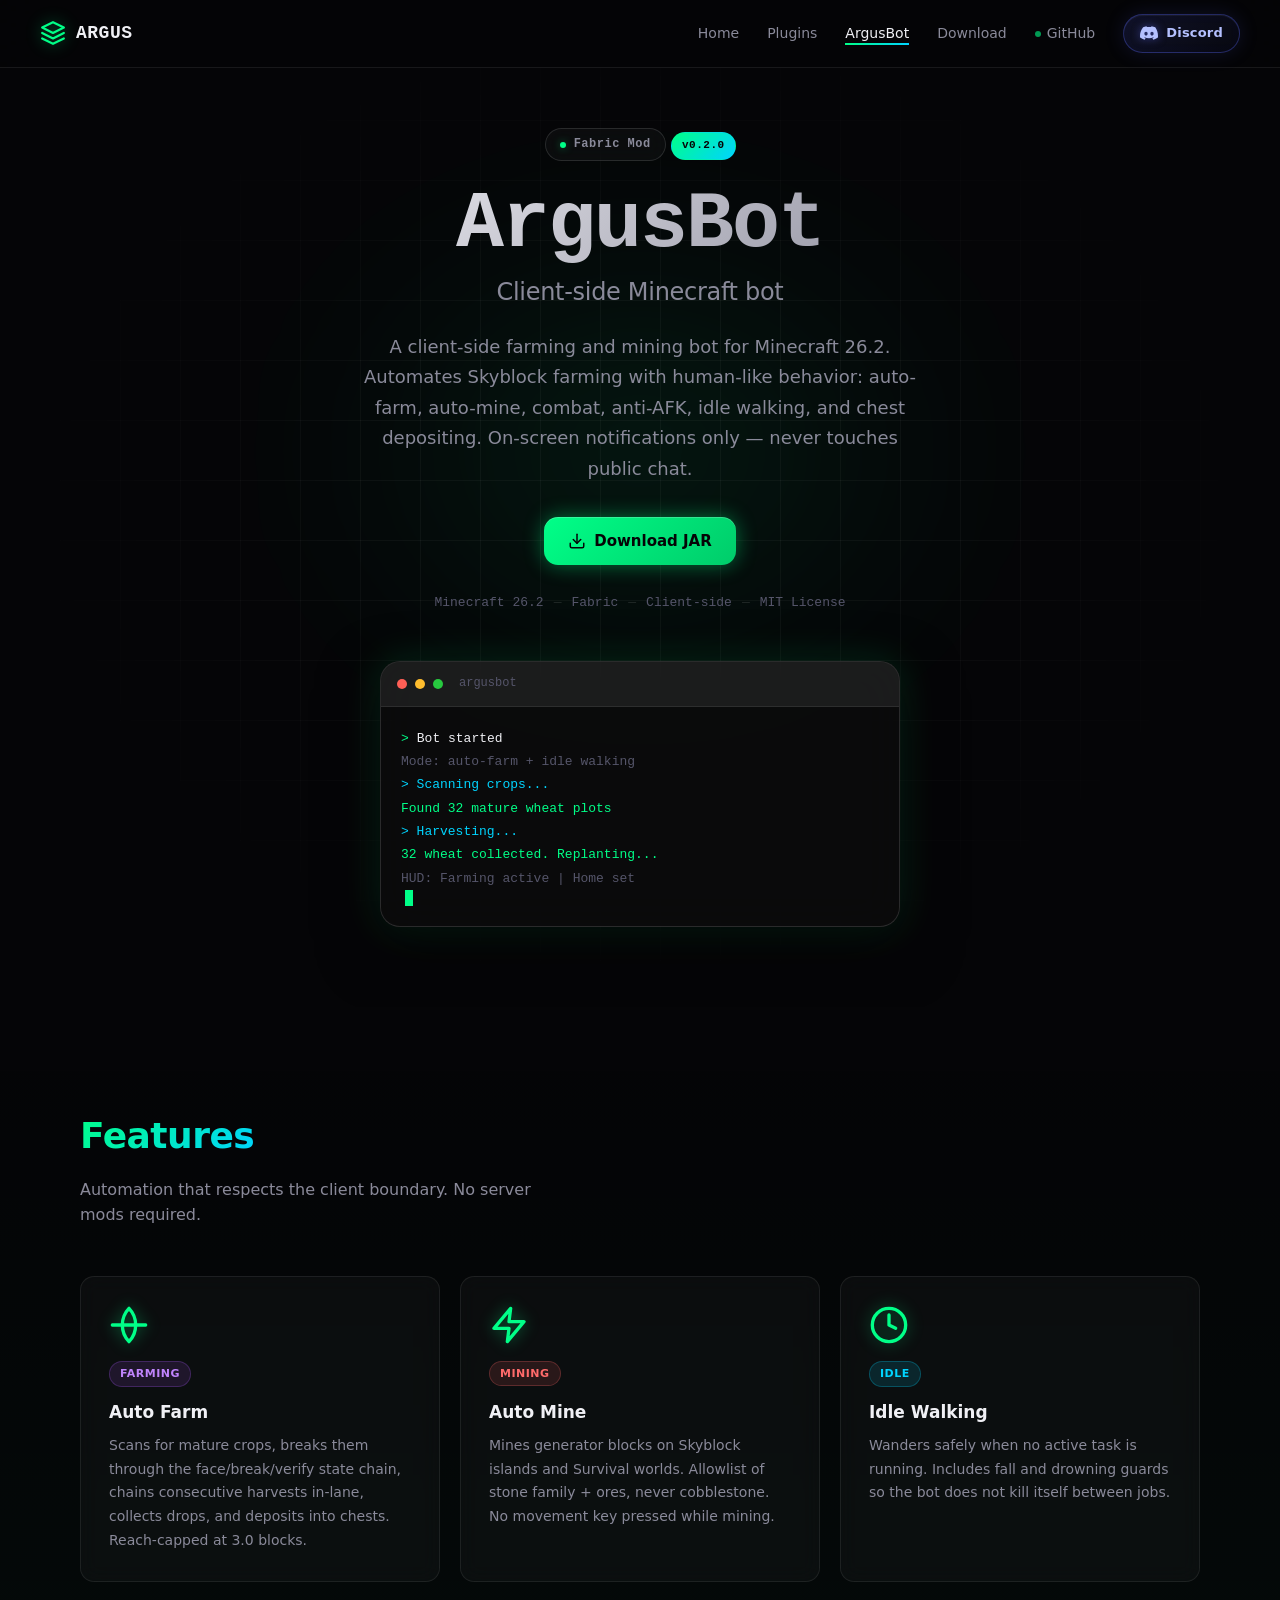
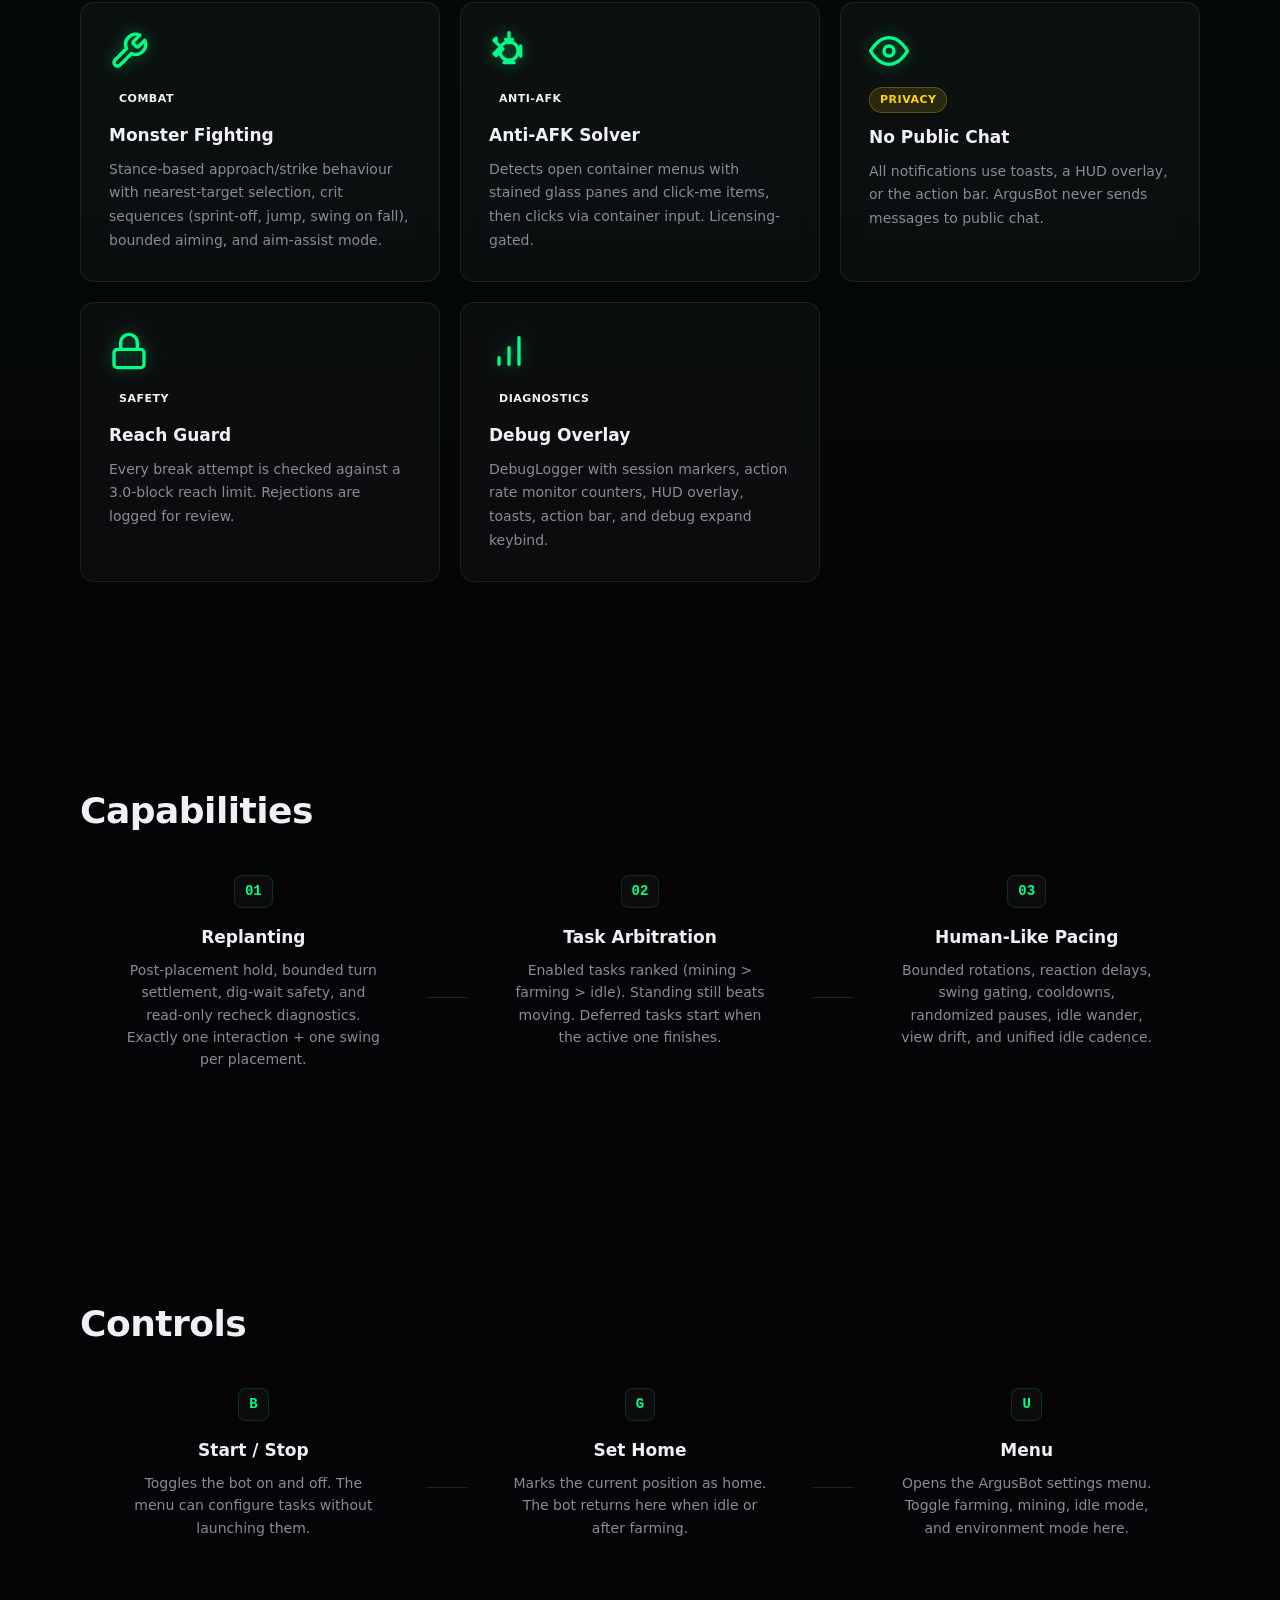
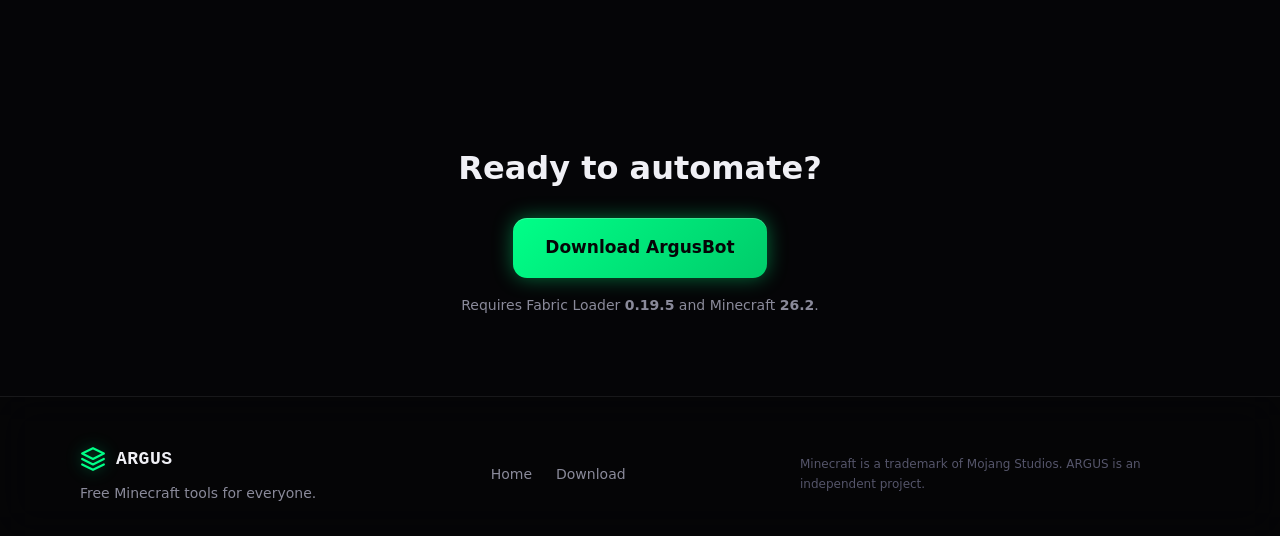
<file: argusbot/index.html>
<!-- cache-bust: 20261025-0612 -->

<html lang="en">

<head>
  <meta charset="UTF-8" />
  <meta name="viewport" content="width=device-width, initial-scale=1.0" />
  <title>ArgusBot — Minecraft farming bot</title>
  <meta name="description" content="ArgusBot is a client-side Minecraft mod for automated farming, mining, and idle tasks. Built for Fabric 26.2 with on-screen notifications only." />
  <link rel="stylesheet" href="/css/style.css" />
  <link rel="icon" href="/assets/icon.svg" type="image/svg+xml" />
</head>

<body>
  <nav class="navbar" aria-label="Main">
    <a href="/" class="nav-logo" aria-label="ARGUS Home">
      <svg class="logo-icon" viewBox="0 0 24 24" fill="none" stroke="currentColor" stroke-width="2" stroke-linecap="round" stroke-linejoin="round" aria-hidden="true">
        <path d="M12 2L2 7l10 5 10-5-10-5z"/>
        <path d="M2 17l10 5 10-5"/>
        <path d="M2 12l10 5 10-5"/>
      </svg>
      <span class="logo-text">ARGUS</span>
    </a>
    <button class="nav-toggle" aria-expanded="false" aria-controls="nav-menu" aria-label="Toggle navigation">
      <span class="nav-toggle-bar"></span>
      <span class="nav-toggle-bar"></span>
      <span class="nav-toggle-bar"></span>
    </button>
    <ul class="nav-menu" id="nav-menu">
      <li><a href="/" class="nav-link">Home</a></li>
      <li><a href="/#plugins" class="nav-link">Plugins</a></li>
      <li><a href="/argusbot" class="nav-link nav-link--active">ArgusBot</a></li>
      <li><a href="/download" class="nav-link">Download</a></li>
      <li><a href="https://github.com/AngKool-Dev/argus-releases" class="nav-link nav-link--external" target="_blank" rel="noopener noreferrer">GitHub</a></li>
      <li><a href="https://discord.gg/67BSKR8p3A" class="nav-link nav-link--discord" target="_blank" rel="noopener noreferrer" aria-label="Join Discord">
        <svg class="nav-discord-icon" viewBox="0 0 24 24" fill="currentColor" aria-hidden="true">
          <path d="M20.317 4.37a19.79 19.79 0 0 0-4.885-1.515.074.074 0 0 0-.079.037c-.21.375-.444.864-.608 1.25a18.27 18.27 0 0 0-5.487 0 12.64 12.64 0 0 0-.617-1.25.077.077 0 0 0-.079-.037A19.74 19.74 0 0 0 4.18 4.37a.07.07 0 0 0-.032.027C.533 9.046-.32 13.58.099 18.057a.082.082 0 0 0 .031.057 19.9 19.9 0 0 0 5.993 3.03.078.078 0 0 0 .084-.028c.462-.63.874-1.295 1.226-1.994a.076.076 0 0 0-.041-.106 13.1 13.1 0 0 1-1.872-.892.077.077 0 0 1-.008-.128 10.2 10.2 0 0 0 .372-.292.074.074 0 0 1 .077-.01c3.928 1.793 8.18 1.793 12.062 0a.074.074 0 0 1 .078.01c.12.098.246.198.373.292a.077.077 0 0 1-.006.127 12.3 12.3 0 0 1-1.873.892.077.077 0 0 0-.041.107c.36.698.771 1.364 1.225 1.993a.076.076 0 0 0 .084.028 19.84 19.84 0 0 0 6.002-3.03.077.077 0 0 0 .032-.054c.5-5.177-.838-9.674-3.549-13.66a.061.061 0 0 0-.031-.03zM8.02 15.33c-1.183 0-2.157-1.085-2.157-2.419 0-1.333.956-2.419 2.157-2.419 1.21 0 2.176 1.096 2.157 2.42 0 1.333-.956 2.418-2.157 2.418zm7.975 0c-1.183 0-2.157-1.085-2.157-2.419 0-1.333.955-2.419 2.157-2.419 1.21 0 2.176 1.096 2.157 2.42 0 1.333-.947 2.418-2.157 2.418z"/>
        </svg>
        Discord
      </a></li>
    </ul>
  </nav>

  <div class="nav-overlay" aria-hidden="true"></div>

  <main>
    <section class="hero" aria-labelledby="hero-title">
      <div class="hero-bg" aria-hidden="true">
        <div class="hero-grid"></div>
        <div class="hero-glow"></div>
      </div>
      <div class="container">
        <div class="hero-content">
          <div class="hero-badge">
            <span class="hero-badge-dot"></span>
            Fabric Mod
          </div>
          <div class="hero-badge hero-badge--version">
            v0.2.0
          </div>
          <h1 id="hero-title" class="hero-title">
            <span class="hero-title-main">ArgusBot</span>
            <span class="hero-title-sub">Client-side Minecraft bot</span>
          </h1>
          <p class="hero-desc">A client-side farming and mining bot for Minecraft 26.2. Automates Skyblock farming with human-like behavior: auto-farm, auto-mine, combat, anti-AFK, idle walking, and chest depositing. On-screen notifications only — never touches public chat.</p>
          <div class="hero-actions">
            <a href="/download/argusbot-0.2.0.jar" class="btn btn-primary">
              <svg class="btn-icon" viewBox="0 0 24 24" fill="none" stroke="currentColor" stroke-width="2" stroke-linecap="round" stroke-linejoin="round" aria-hidden="true">
                <path d="M21 15v4a2 2 0 0 1-2 2H5a2 2 0 0 1-2-2v-4"/>
                <polyline points="7 10 12 15 17 10"/>
                <line x1="12" y1="15" x2="12" y2="3"/>
              </svg>
              Download JAR
            </a>
          </div>
          <div class="hero-meta">
            <span class="hero-meta-item">Minecraft 26.2</span>
            <span class="hero-meta-sep">—</span>
            <span class="hero-meta-item">Fabric</span>
            <span class="hero-meta-sep">—</span>
            <span class="hero-meta-item">Client-side</span>
            <span class="hero-meta-sep">—</span>
            <span class="hero-meta-item">MIT License</span>
          </div>
        </div>
        <div class="hero-visual" aria-hidden="true">
          <div class="terminal-window">
            <div class="terminal-header">
              <span class="terminal-dot terminal-dot--red"></span>
              <span class="terminal-dot terminal-dot--yellow"></span>
              <span class="terminal-dot terminal-dot--green"></span>
              <span class="terminal-title">argusbot</span>
            </div>
            <div class="terminal-body">
              <div class="terminal-line"><span class="terminal-prompt">></span> Bot started</div>
              <div class="terminal-line terminal-line--muted">  Mode: auto-farm + idle walking</div>
              <div class="terminal-line terminal-line--accent">> Scanning crops...</div>
              <div class="terminal-line terminal-line--success">Found 32 mature wheat plots</div>
              <div class="terminal-line terminal-line--accent">> Harvesting...</div>
              <div class="terminal-line terminal-line--success">32 wheat collected. Replanting...</div>
              <div class="terminal-line terminal-line--muted">  HUD: Farming active | Home set</div>
              <div class="terminal-cursor"></div>
            </div>
          </div>
        </div>
      </div>
    </section>

    <section class="features" aria-labelledby="features-title">
      <div class="container">
        <h2 id="features-title" class="section-title"><span class="gradient-text">Features</span></h2>
        <p class="section-subtitle">Automation that respects the client boundary. No server mods required.</p>
        <div class="features-grid">
          <article class="feature-card">
            <div class="feature-icon" aria-hidden="true">
              <svg viewBox="0 0 24 24" fill="none" stroke="currentColor" stroke-width="2" stroke-linecap="round" stroke-linejoin="round">
                <path d="M12 2a14.5 14.5 0 0 0 0 20 14.5 14.5 0 0 0 0-20z"/><path d="M2 12h20"/>
              </svg>
            </div>
            <span class="feature-badge feature-badge--content">Farming</span>
            <h3 class="feature-title">Auto Farm</h3>
            <p class="feature-desc">Scans for mature crops, breaks them through the face/break/verify state chain, chains consecutive harvests in-lane, collects drops, and deposits into chests. Reach-capped at 3.0 blocks.</p>
          </article>

          <article class="feature-card">
            <div class="feature-icon" aria-hidden="true">
              <svg viewBox="0 0 24 24" fill="none" stroke="currentColor" stroke-width="2" stroke-linecap="round" stroke-linejoin="round">
                <path d="M13 2L3 14h9l-1 8 10-12h-9l1-8z"/>
              </svg>
            </div>
            <span class="feature-badge feature-badge--performance">Mining</span>
            <h3 class="feature-title">Auto Mine</h3>
            <p class="feature-desc">Mines generator blocks on Skyblock islands and Survival worlds. Allowlist of stone family + ores, never cobblestone. No movement key pressed while mining.</p>
          </article>

          <article class="feature-card">
            <div class="feature-icon" aria-hidden="true">
              <svg viewBox="0 0 24 24" fill="none" stroke="currentColor" stroke-width="2" stroke-linecap="round" stroke-linejoin="round">
                <circle cx="12" cy="12" r="10"/><path d="M12 6v6l4 2"/>
              </svg>
            </div>
            <span class="feature-badge feature-badge--automation">Idle</span>
            <h3 class="feature-title">Idle Walking</h3>
            <p class="feature-desc">Wanders safely when no active task is running. Includes fall and drowning guards so the bot does not kill itself between jobs.</p>
          </article>

          <article class="feature-card">
            <div class="feature-icon" aria-hidden="true">
              <svg viewBox="0 0 24 24" fill="none" stroke="currentColor" stroke-width="2" stroke-linecap="round" stroke-linejoin="round">
                <path d="M14.7 6.3a1 1 0 0 0 0 1.4l1.6 1.6a1 1 0 0 0 1.4 0l3.77-3.77a6 6 0 0 1-7.94 7.94l-6.91 6.91a2.12 2.12 0 0 1-3-3l6.91-6.91a6 6 0 0 1 7.94-7.94l-3.76 3.76z"/>
              </svg>
            </div>
            <span class="feature-badge feature-badge--rpg">Combat</span>
            <h3 class="feature-title">Monster Fighting</h3>
            <p class="feature-desc">Stance-based approach/strike behaviour with nearest-target selection, crit sequences (sprint-off, jump, swing on fall), bounded aiming, and aim-assist mode.</p>
          </article>

          <article class="feature-card">
            <div class="feature-icon" aria-hidden="true">
              <svg viewBox="0 0 24 24" fill="none" stroke="currentColor" stroke-width="2" stroke-linecap="round" stroke-linejoin="round">
                <path d="M12 1v6m0 0l2-2m-2 2-2-2z"/><path d="M4.27 4.27L3 5.54l4 4-4 4 1.27 1.27 4-4-4-4z"/><path d="M12 17.5a5.5 5.5 0 1 0 0-11 5.5 5.5 0 0 0 0 11z"/><path d="M19 9v6"/><path d="M9 19h6"/>
              </svg>
            </div>
            <span class="feature-badge feature-badge--security">Anti-AFK</span>
            <h3 class="feature-title">Anti-AFK Solver</h3>
            <p class="feature-desc">Detects open container menus with stained glass panes and click-me items, then clicks via container input. Licensing-gated.</p>
          </article>

          <article class="feature-card">
            <div class="feature-icon" aria-hidden="true">
              <svg viewBox="0 0 24 24" fill="none" stroke="currentColor" stroke-width="2" stroke-linecap="round" stroke-linejoin="round">
                <path d="M1 12s4-8 11-8 11 8 11 8-4 8-11 8-11-8-11-8z"/><circle cx="12" cy="12" r="3"/>
              </svg>
            </div>
            <span class="feature-badge feature-badge--interface">Privacy</span>
            <h3 class="feature-title">No Public Chat</h3>
            <p class="feature-desc">All notifications use toasts, a HUD overlay, or the action bar. ArgusBot never sends messages to public chat.</p>
          </article>

          <article class="feature-card">
            <div class="feature-icon" aria-hidden="true">
              <svg viewBox="0 0 24 24" fill="none" stroke="currentColor" stroke-width="2" stroke-linecap="round" stroke-linejoin="round">
                <rect x="3" y="11" width="18" height="11" rx="2" ry="2"/><path d="M7 11V7a5 5 0 0 1 10 0v4"/>
              </svg>
            </div>
            <span class="feature-badge feature-badge--security">Safety</span>
            <h3 class="feature-title">Reach Guard</h3>
            <p class="feature-desc">Every break attempt is checked against a 3.0-block reach limit. Rejections are logged for review.</p>
          </article>

          <article class="feature-card">
            <div class="feature-icon" aria-hidden="true">
              <svg viewBox="0 0 24 24" fill="none" stroke="currentColor" stroke-width="2" stroke-linecap="round" stroke-linejoin="round">
                <path d="M12 20V10"/><path d="M18 20V4"/><path d="M6 20v-4"/>
              </svg>
            </div>
            <span class="feature-badge feature-badge--world">Diagnostics</span>
            <h3 class="feature-title">Debug Overlay</h3>
            <p class="feature-desc">DebugLogger with session markers, action rate monitor counters, HUD overlay, toasts, action bar, and debug expand keybind.</p>
          </article>
        </div>
      </div>
    </section>

    <section class="how-it-works" aria-labelledby="capabilities-title">
      <div class="container">
        <h2 id="capabilities-title" class="section-title">Capabilities</h2>
        <div class="steps">
          <div class="step">
            <span class="step-num">01</span>
            <h3 class="step-title">Replanting</h3>
            <p class="step-desc">Post-placement hold, bounded turn settlement, dig-wait safety, and read-only recheck diagnostics. Exactly one interaction + one swing per placement.</p>
          </div>
          <div class="step-sep" aria-hidden="true"></div>
          <div class="step">
            <span class="step-num">02</span>
            <h3 class="step-title">Task Arbitration</h3>
            <p class="step-desc">Enabled tasks ranked (mining > farming > idle). Standing still beats moving. Deferred tasks start when the active one finishes.</p>
          </div>
          <div class="step-sep" aria-hidden="true"></div>
          <div class="step">
            <span class="step-num">03</span>
            <h3 class="step-title">Human-Like Pacing</h3>
            <p class="step-desc">Bounded rotations, reaction delays, swing gating, cooldowns, randomized pauses, idle wander, view drift, and unified idle cadence.</p>
          </div>
        </div>
      </div>
    </section>

    <section class="how-it-works" aria-labelledby="controls-title">
      <div class="container">
        <h2 id="controls-title" class="section-title">Controls</h2>
        <div class="steps">
          <div class="step">
            <span class="step-num">B</span>
            <h3 class="step-title">Start / Stop</h3>
            <p class="step-desc">Toggles the bot on and off. The menu can configure tasks without launching them.</p>
          </div>
          <div class="step-sep" aria-hidden="true"></div>
          <div class="step">
            <span class="step-num">G</span>
            <h3 class="step-title">Set Home</h3>
            <p class="step-desc">Marks the current position as home. The bot returns here when idle or after farming.</p>
          </div>
          <div class="step-sep" aria-hidden="true"></div>
          <div class="step">
            <span class="step-num">U</span>
            <h3 class="step-title">Menu</h3>
            <p class="step-desc">Opens the ArgusBot settings menu. Toggle farming, mining, idle mode, and environment mode here.</p>
          </div>
        </div>
      </div>
    </section>

    <section class="cta-section" aria-labelledby="cta-title">
      <div class="container">
        <h2 id="cta-title" class="cta-title">Ready to automate?</h2>
        <a href="/download/argusbot-0.2.0.jar" class="btn btn-primary btn-lg">Download ArgusBot</a>
        <p style="margin-top: 16px; color: var(--text-secondary); font-size: 14px;">
          Requires Fabric Loader <strong>0.19.5</strong> and Minecraft <strong>26.2</strong>.
        </p>
      </div>
    </section>
  </main>

  <footer class="footer" role="contentinfo">
    <div class="container footer-inner">
      <div class="footer-brand">
        <a href="/" class="nav-logo" aria-label="ARGUS Home">
          <svg class="logo-icon" viewBox="0 0 24 24" fill="none" stroke="currentColor" stroke-width="2" stroke-linecap="round" stroke-linejoin="round" aria-hidden="true">
            <path d="M12 2L2 7l10 5 10-5-10-5z"/>
            <path d="M2 17l10 5 10-5"/>
            <path d="M2 12l10 5 10-5"/>
          </svg>
          <span class="logo-text">ARGUS</span>
        </a>
        <p class="footer-tagline">Free Minecraft tools for everyone.</p>
      </div>
      <div class="footer-links">
        <a href="/" target="_blank" rel="noopener noreferrer">Home</a>
        <a href="/download">Download</a>
      </div>
      <p class="footer-legal">Minecraft is a trademark of Mojang Studios. ARGUS is an independent project.</p>
    </div>
  </footer>

  <script src="/js/main.js"></script>
</body>
</html>
</file>
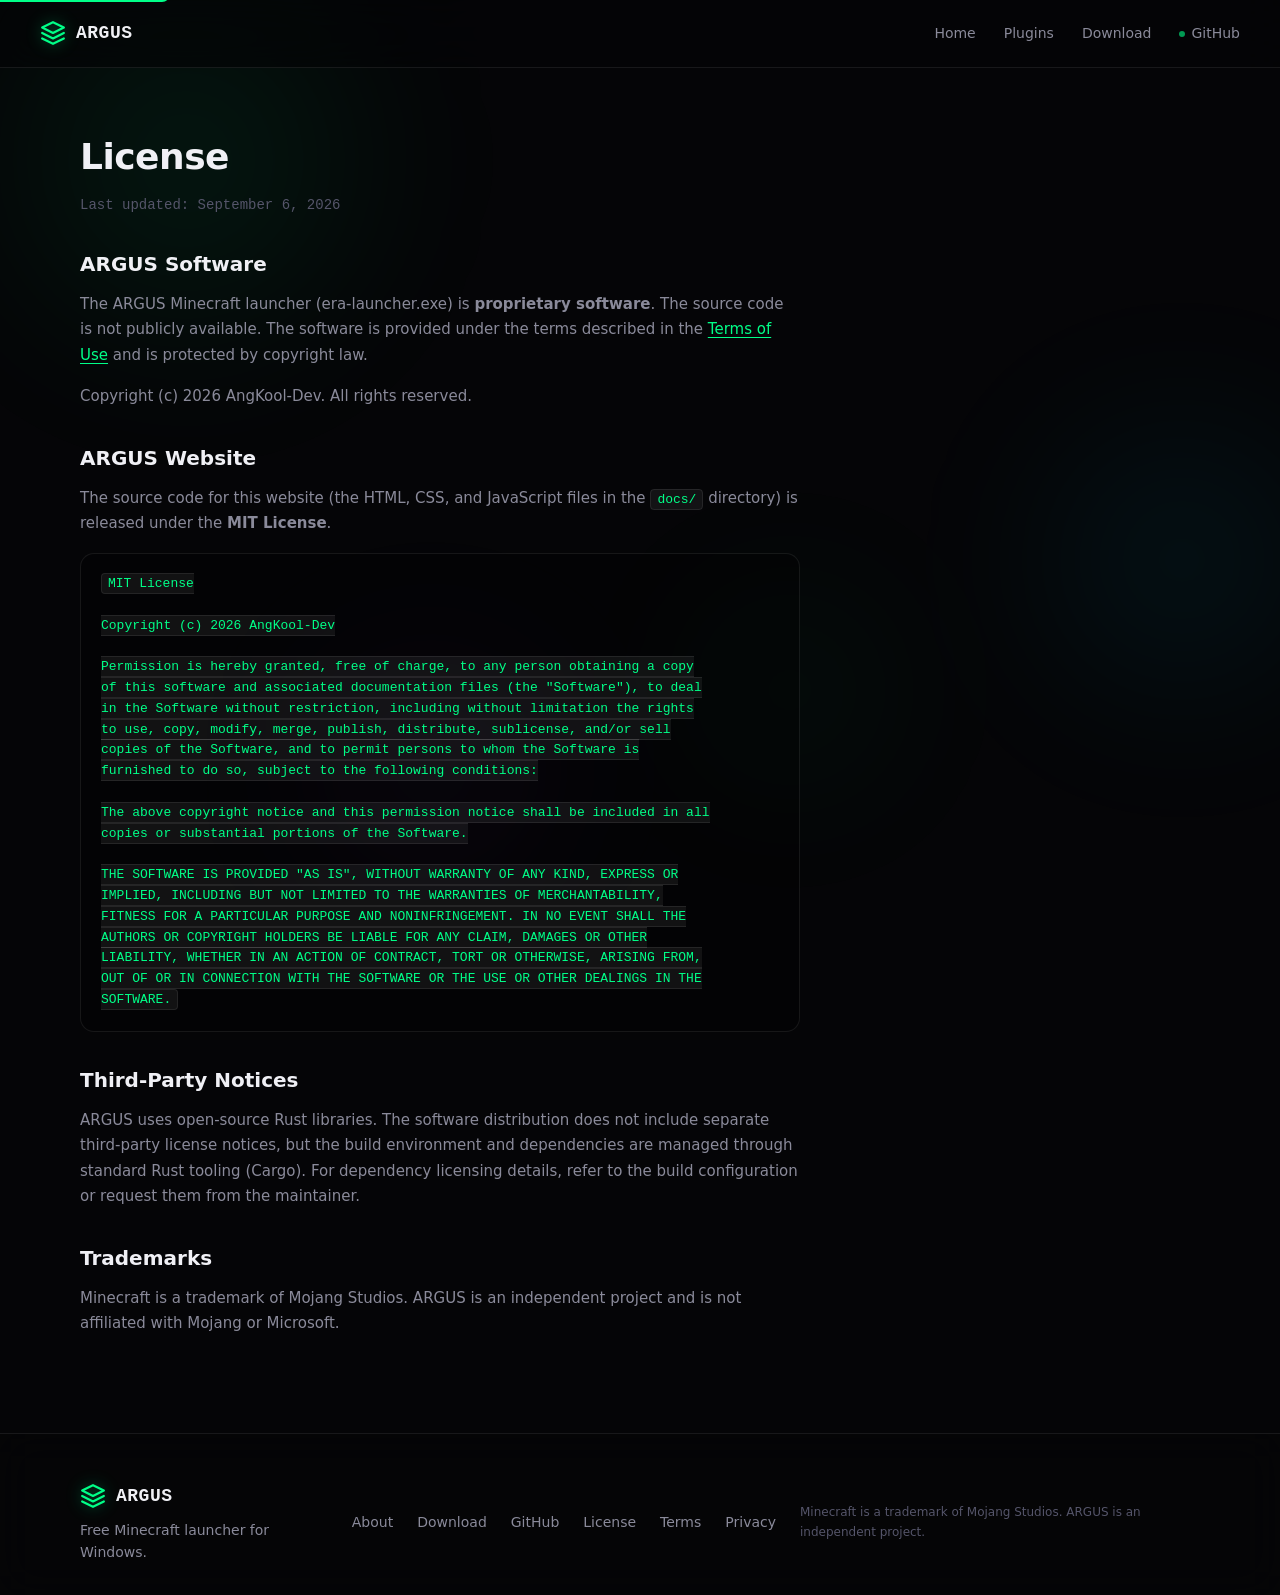
<file: docs/license/index.html>
<!-- cache-bust: 20260906-0000 -->


<html lang="en">


<head>


  <meta charset="UTF-8" />


  <meta name="viewport" content="width=device-width, initial-scale=1.0" />


  <title>License — ARGUS</title>


  <meta name="description" content="License information for the ARGUS Minecraft launcher and website." />


  <link rel="stylesheet" href="../css/style.css" />


  <link rel="icon" href="../assets/icon.svg" type="image/svg+xml" />


  <link rel="canonical" href="https://argus-launcher.pages.dev/license/" />


  <meta property="og:title" content="License — ARGUS" />


  <meta property="og:description" content="License information for the ARGUS Minecraft launcher and website." />


  <meta property="og:type" content="website" />


  <meta property="og:url" content="https://argus-launcher.pages.dev/license/" />


  <meta property="og:site_name" content="ARGUS" />


</head>


<body>


  <a href="#main" class="skip-link">Skip to content</a>


  <nav class="navbar" aria-label="Main">


    <a href="../" class="nav-logo" aria-label="ARGUS Home">


      <svg class="logo-icon" viewBox="0 0 24 24" fill="none" stroke="currentColor" stroke-width="2" stroke-linecap="round" stroke-linejoin="round" aria-hidden="true">


        <path d="M12 2L2 7l10 5 10-5-10-5z"/>


        <path d="M2 17l10 5 10-5"/>


        <path d="M2 12l10 5 10-5"/>


      </svg>


      <span class="logo-text">ARGUS</span>


    </a>


    <button class="nav-toggle" aria-expanded="false" aria-controls="nav-menu" aria-label="Toggle navigation">


      <span class="nav-toggle-bar"></span>


      <span class="nav-toggle-bar"></span>


      <span class="nav-toggle-bar"></span>


    </button>


    <ul class="nav-menu" id="nav-menu">


      <li><a href="../" class="nav-link">Home</a></li>


      <li><a href="../#plugins" class="nav-link">Plugins</a></li>


      <li><a href="../download/" class="nav-link">Download</a></li>


      <li><a href="https://github.com/AngKool-Dev/argus-releases" class="nav-link nav-link--external" target="_blank" rel="noopener noreferrer">GitHub</a></li>


    </ul>


  </nav>


  <div class="nav-overlay" aria-hidden="true"></div>


  <div class="liquid-bg" aria-hidden="true">


    <div class="liquid-orb liquid-orb--1"></div>


    <div class="liquid-orb liquid-orb--2"></div>


    <div class="liquid-orb liquid-orb--3"></div>


    <div class="liquid-orb liquid-orb--4"></div>


  </div>


  <main id="main">


    <section class="legal-page" aria-labelledby="legal-title">


      <div class="container">


        <h1 id="legal-title" class="legal-title">License</h1>


        <p class="legal-subtitle">Last updated: September 6, 2026</p>


        <div class="legal-content">


          <h2>ARGUS Software</h2>


          <p>The ARGUS Minecraft launcher (era-launcher.exe) is <strong>proprietary software</strong>. The source code is not publicly available. The software is provided under the terms described in the <a href="../terms/">Terms of Use</a> and is protected by copyright law.</p>


          <p>Copyright (c) 2026 AngKool-Dev. All rights reserved.</p>


          <h2>ARGUS Website</h2>


          <p>The source code for this website (the HTML, CSS, and JavaScript files in the <code>docs/</code> directory) is released under the <strong>MIT License</strong>.</p>


          <pre><code>MIT License

Copyright (c) 2026 AngKool-Dev

Permission is hereby granted, free of charge, to any person obtaining a copy
of this software and associated documentation files (the "Software"), to deal
in the Software without restriction, including without limitation the rights
to use, copy, modify, merge, publish, distribute, sublicense, and/or sell
copies of the Software, and to permit persons to whom the Software is
furnished to do so, subject to the following conditions:

The above copyright notice and this permission notice shall be included in all
copies or substantial portions of the Software.

THE SOFTWARE IS PROVIDED "AS IS", WITHOUT WARRANTY OF ANY KIND, EXPRESS OR
IMPLIED, INCLUDING BUT NOT LIMITED TO THE WARRANTIES OF MERCHANTABILITY,
FITNESS FOR A PARTICULAR PURPOSE AND NONINFRINGEMENT. IN NO EVENT SHALL THE
AUTHORS OR COPYRIGHT HOLDERS BE LIABLE FOR ANY CLAIM, DAMAGES OR OTHER
LIABILITY, WHETHER IN AN ACTION OF CONTRACT, TORT OR OTHERWISE, ARISING FROM,
OUT OF OR IN CONNECTION WITH THE SOFTWARE OR THE USE OR OTHER DEALINGS IN THE
SOFTWARE.</code></pre>


          <h2>Third-Party Notices</h2>


          <p>ARGUS uses open-source Rust libraries. The software distribution does not include separate third-party license notices, but the build environment and dependencies are managed through standard Rust tooling (Cargo). For dependency licensing details, refer to the build configuration or request them from the maintainer.</p>


          <h2>Trademarks</h2>


          <p>Minecraft is a trademark of Mojang Studios. ARGUS is an independent project and is not affiliated with Mojang or Microsoft.</p>


        </div>


      </div>


    </section>


  </main>


  <footer class="footer" role="contentinfo">


    <div class="container footer-inner">


      <div class="footer-brand">


        <a href="../" class="nav-logo" aria-label="ARGUS Home">


          <svg class="logo-icon" viewBox="0 0 24 24" fill="none" stroke="currentColor" stroke-width="2" stroke-linecap="round" stroke-linejoin="round" aria-hidden="true">


            <path d="M12 2L2 7l10 5 10-5-10-5z"/>


            <path d="M2 17l10 5 10-5"/>


            <path d="M2 12l10 5 10-5"/>


          </svg>


          <span class="logo-text">ARGUS</span>


        </a>


        <p class="footer-tagline">Free Minecraft launcher for Windows.</p>


      </div>


      <div class="footer-links">


        <a href="../">About</a>


        <a href="../download/">Download</a>


        <a href="https://github.com/AngKool-Dev/argus-releases" target="_blank" rel="noopener noreferrer">GitHub</a>


        <a href="./">License</a>


        <a href="../terms/">Terms</a>


        <a href="../privacy/">Privacy</a>


      </div>


      <p class="footer-legal">Minecraft is a trademark of Mojang Studios. ARGUS is an independent project.</p>


    </div>


  </footer>


  <script src="../js/main.js"></script>


</body>


</html>
</file>
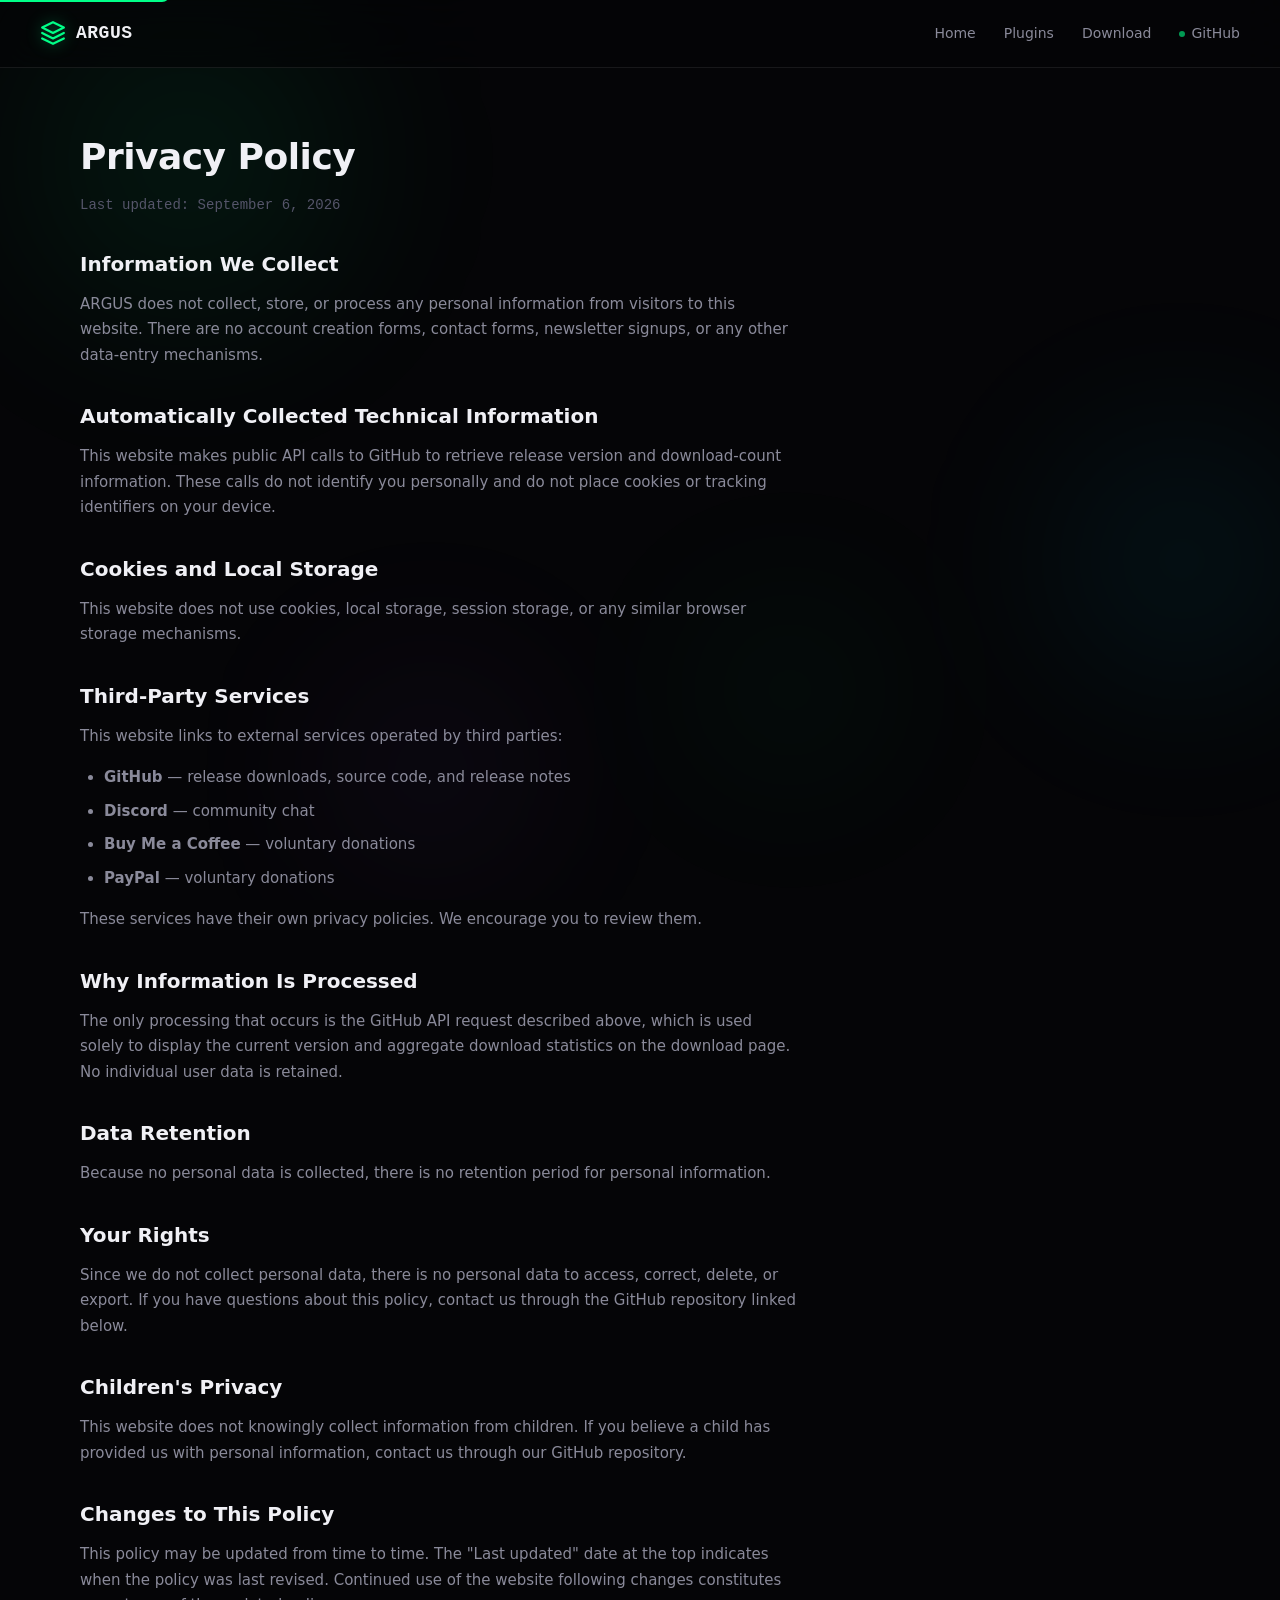
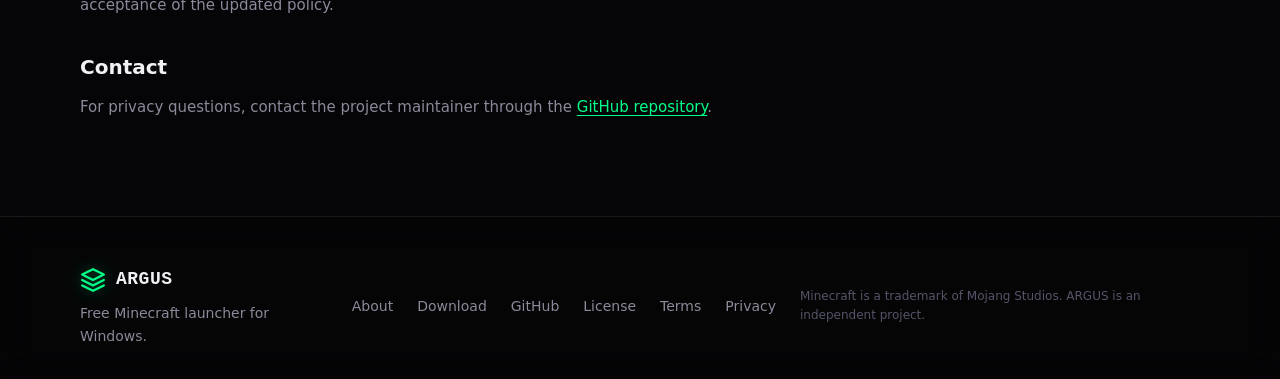
<file: docs/privacy/index.html>
<!-- cache-bust: 20260906-0000 -->


<html lang="en">


<head>


  <meta charset="UTF-8" />


  <meta name="viewport" content="width=device-width, initial-scale=1.0" />


  <title>Privacy Policy — ARGUS</title>


  <meta name="description" content="Privacy policy for the ARGUS Minecraft launcher website. Learn what data is collected, how it is used, and your rights." />


  <link rel="stylesheet" href="../css/style.css" />


  <link rel="icon" href="../assets/icon.svg" type="image/svg+xml" />


  <link rel="canonical" href="https://argus-launcher.pages.dev/privacy/" />


  <meta property="og:title" content="Privacy Policy — ARGUS" />


  <meta property="og:description" content="Privacy policy for the ARGUS Minecraft launcher website." />


  <meta property="og:type" content="website" />


  <meta property="og:url" content="https://argus-launcher.pages.dev/privacy/" />


  <meta property="og:site_name" content="ARGUS" />


</head>


<body>


  <a href="#main" class="skip-link">Skip to content</a>


  <nav class="navbar" aria-label="Main">


    <a href="../" class="nav-logo" aria-label="ARGUS Home">


      <svg class="logo-icon" viewBox="0 0 24 24" fill="none" stroke="currentColor" stroke-width="2" stroke-linecap="round" stroke-linejoin="round" aria-hidden="true">


        <path d="M12 2L2 7l10 5 10-5-10-5z"/>


        <path d="M2 17l10 5 10-5"/>


        <path d="M2 12l10 5 10-5"/>


      </svg>


      <span class="logo-text">ARGUS</span>


    </a>


    <button class="nav-toggle" aria-expanded="false" aria-controls="nav-menu" aria-label="Toggle navigation">


      <span class="nav-toggle-bar"></span>


      <span class="nav-toggle-bar"></span>


      <span class="nav-toggle-bar"></span>


    </button>


    <ul class="nav-menu" id="nav-menu">


      <li><a href="../" class="nav-link">Home</a></li>


      <li><a href="../#plugins" class="nav-link">Plugins</a></li>


      <li><a href="../download/" class="nav-link">Download</a></li>


      <li><a href="https://github.com/AngKool-Dev/argus-releases" class="nav-link nav-link--external" target="_blank" rel="noopener noreferrer">GitHub</a></li>


    </ul>


  </nav>


  <div class="nav-overlay" aria-hidden="true"></div>


  <div class="liquid-bg" aria-hidden="true">


    <div class="liquid-orb liquid-orb--1"></div>


    <div class="liquid-orb liquid-orb--2"></div>


    <div class="liquid-orb liquid-orb--3"></div>


    <div class="liquid-orb liquid-orb--4"></div>


  </div>


  <main id="main">


    <section class="legal-page" aria-labelledby="legal-title">


      <div class="container">


        <h1 id="legal-title" class="legal-title">Privacy Policy</h1>


        <p class="legal-subtitle">Last updated: September 6, 2026</p>


        <div class="legal-content">


          <h2>Information We Collect</h2>


          <p>ARGUS does not collect, store, or process any personal information from visitors to this website. There are no account creation forms, contact forms, newsletter signups, or any other data-entry mechanisms.</p>


          <h2>Automatically Collected Technical Information</h2>


          <p>This website makes public API calls to GitHub to retrieve release version and download-count information. These calls do not identify you personally and do not place cookies or tracking identifiers on your device.</p>


          <h2>Cookies and Local Storage</h2>


          <p>This website does not use cookies, local storage, session storage, or any similar browser storage mechanisms.</p>


          <h2>Third-Party Services</h2>


          <p>This website links to external services operated by third parties:</p>


          <ul>


            <li><strong>GitHub</strong> — release downloads, source code, and release notes</li>


            <li><strong>Discord</strong> — community chat</li>


            <li><strong>Buy Me a Coffee</strong> — voluntary donations</li>


            <li><strong>PayPal</strong> — voluntary donations</li>


          </ul>


          <p>These services have their own privacy policies. We encourage you to review them.</p>


          <h2>Why Information Is Processed</h2>


          <p>The only processing that occurs is the GitHub API request described above, which is used solely to display the current version and aggregate download statistics on the download page. No individual user data is retained.</p>


          <h2>Data Retention</h2>


          <p>Because no personal data is collected, there is no retention period for personal information.</p>


          <h2>Your Rights</h2>


          <p>Since we do not collect personal data, there is no personal data to access, correct, delete, or export. If you have questions about this policy, contact us through the GitHub repository linked below.</p>


          <h2>Children's Privacy</h2>


          <p>This website does not knowingly collect information from children. If you believe a child has provided us with personal information, contact us through our GitHub repository.</p>


          <h2>Changes to This Policy</h2>


          <p>This policy may be updated from time to time. The "Last updated" date at the top indicates when the policy was last revised. Continued use of the website following changes constitutes acceptance of the updated policy.</p>


          <h2>Contact</h2>


          <p>For privacy questions, contact the project maintainer through the <a href="https://github.com/AngKool-Dev/argus-releases" target="_blank" rel="noopener noreferrer">GitHub repository</a>.</p>


        </div>


      </div>


    </section>


  </main>


  <footer class="footer" role="contentinfo">


    <div class="container footer-inner">


      <div class="footer-brand">


        <a href="../" class="nav-logo" aria-label="ARGUS Home">


          <svg class="logo-icon" viewBox="0 0 24 24" fill="none" stroke="currentColor" stroke-width="2" stroke-linecap="round" stroke-linejoin="round" aria-hidden="true">


            <path d="M12 2L2 7l10 5 10-5-10-5z"/>


            <path d="M2 17l10 5 10-5"/>


            <path d="M2 12l10 5 10-5"/>


          </svg>


          <span class="logo-text">ARGUS</span>


        </a>


        <p class="footer-tagline">Free Minecraft launcher for Windows.</p>


      </div>


      <div class="footer-links">


        <a href="../">About</a>


        <a href="../download/">Download</a>


        <a href="https://github.com/AngKool-Dev/argus-releases" target="_blank" rel="noopener noreferrer">GitHub</a>


        <a href="../license/">License</a>


        <a href="./">Terms</a>


        <a href="./">Privacy</a>


      </div>


      <p class="footer-legal">Minecraft is a trademark of Mojang Studios. ARGUS is an independent project.</p>


    </div>


  </footer>


  <script src="../js/main.js"></script>


</body>


</html>
</file>
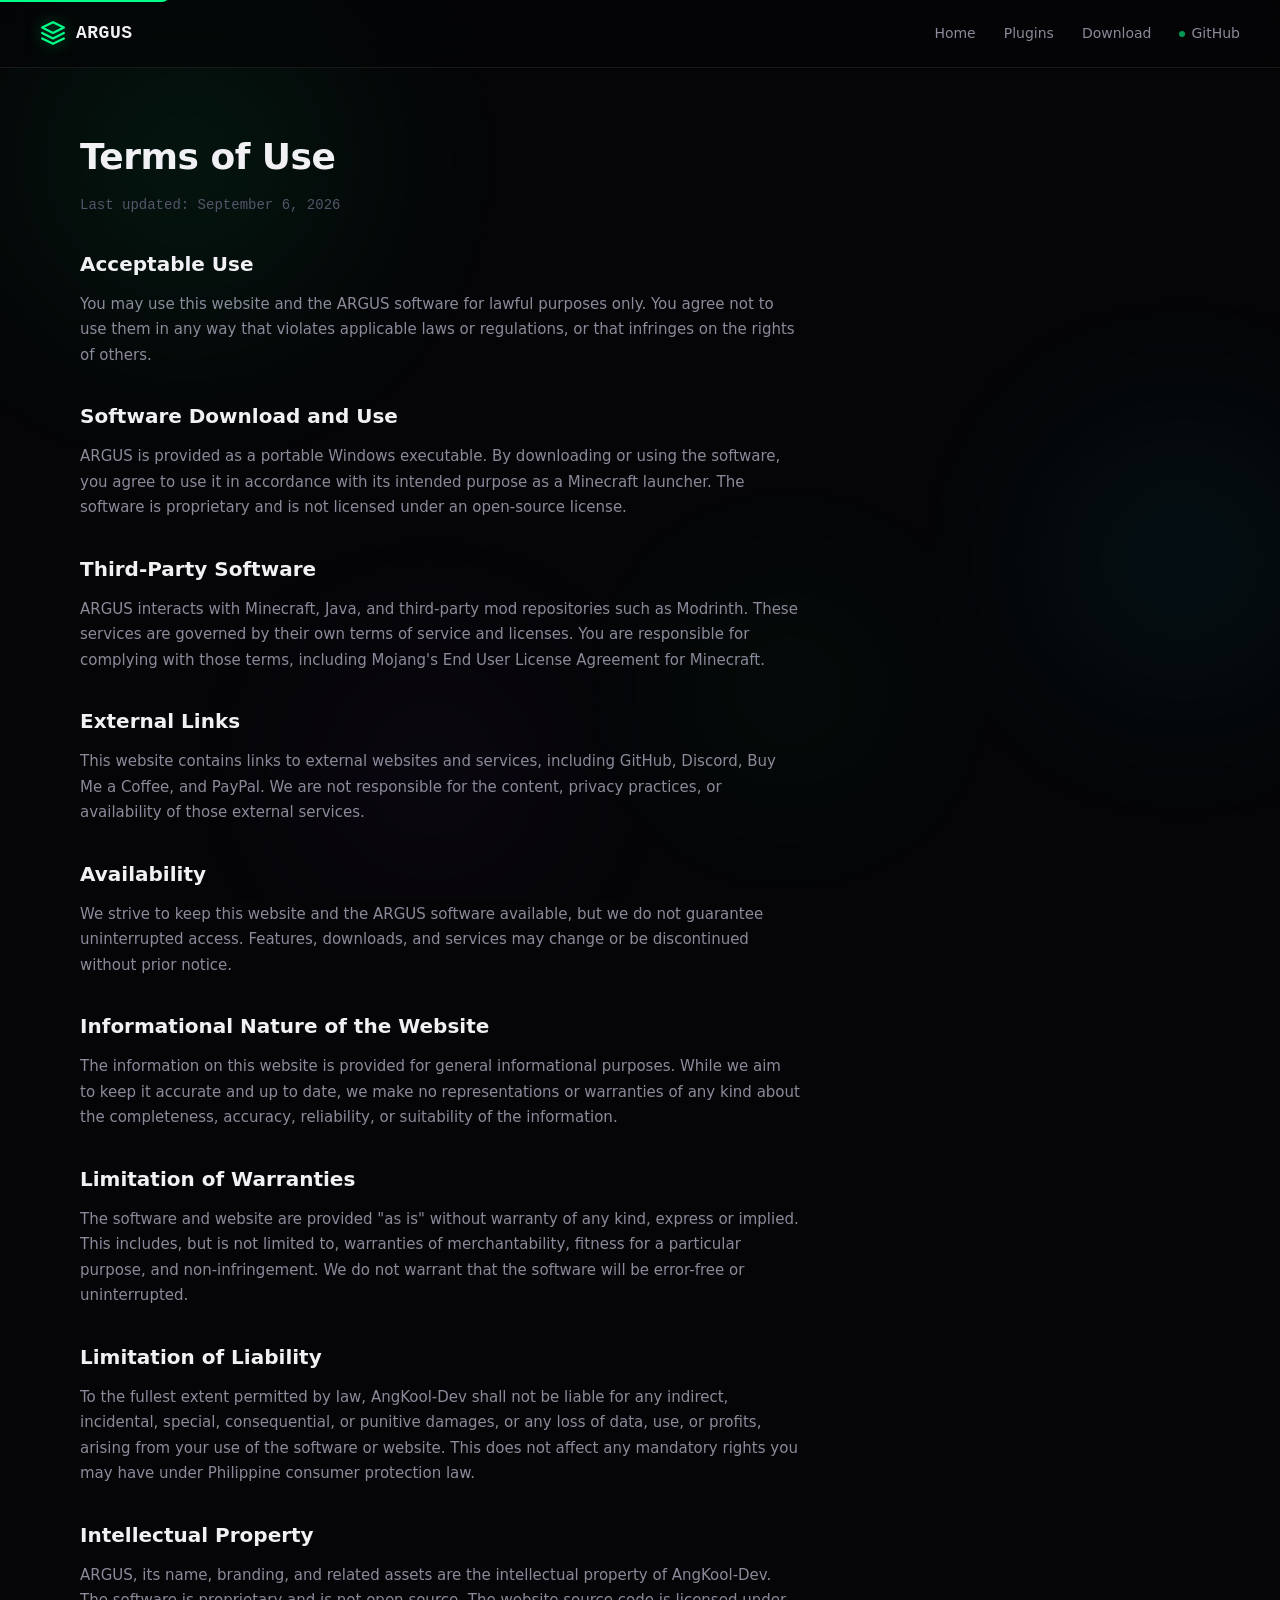
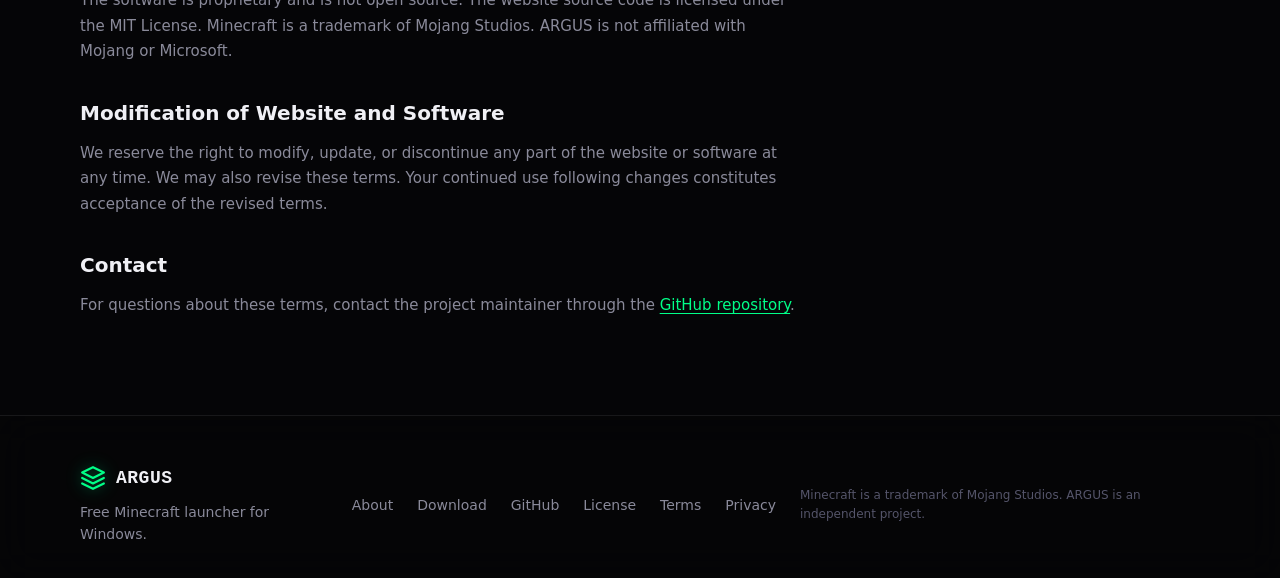
<file: docs/terms/index.html>
<!-- cache-bust: 20260906-0000 -->


<html lang="en">


<head>


  <meta charset="UTF-8" />


  <meta name="viewport" content="width=device-width, initial-scale=1.0" />


  <title>Terms of Use — ARGUS</title>


  <meta name="description" content="Terms of use for the ARGUS Minecraft launcher website and software." />


  <link rel="stylesheet" href="../css/style.css" />


  <link rel="icon" href="../assets/icon.svg" type="image/svg+xml" />


  <link rel="canonical" href="https://argus-launcher.pages.dev/terms/" />


  <meta property="og:title" content="Terms of Use — ARGUS" />


  <meta property="og:description" content="Terms of use for the ARGUS Minecraft launcher website and software." />


  <meta property="og:type" content="website" />


  <meta property="og:url" content="https://argus-launcher.pages.dev/terms/" />


  <meta property="og:site_name" content="ARGUS" />


</head>


<body>


  <a href="#main" class="skip-link">Skip to content</a>


  <nav class="navbar" aria-label="Main">


    <a href="../" class="nav-logo" aria-label="ARGUS Home">


      <svg class="logo-icon" viewBox="0 0 24 24" fill="none" stroke="currentColor" stroke-width="2" stroke-linecap="round" stroke-linejoin="round" aria-hidden="true">


        <path d="M12 2L2 7l10 5 10-5-10-5z"/>


        <path d="M2 17l10 5 10-5"/>


        <path d="M2 12l10 5 10-5"/>


      </svg>


      <span class="logo-text">ARGUS</span>


    </a>


    <button class="nav-toggle" aria-expanded="false" aria-controls="nav-menu" aria-label="Toggle navigation">


      <span class="nav-toggle-bar"></span>


      <span class="nav-toggle-bar"></span>


      <span class="nav-toggle-bar"></span>


    </button>


    <ul class="nav-menu" id="nav-menu">


      <li><a href="../" class="nav-link">Home</a></li>


      <li><a href="../#plugins" class="nav-link">Plugins</a></li>


      <li><a href="../download/" class="nav-link">Download</a></li>


      <li><a href="https://github.com/AngKool-Dev/argus-releases" class="nav-link nav-link--external" target="_blank" rel="noopener noreferrer">GitHub</a></li>


    </ul>


  </nav>


  <div class="nav-overlay" aria-hidden="true"></div>


  <div class="liquid-bg" aria-hidden="true">


    <div class="liquid-orb liquid-orb--1"></div>


    <div class="liquid-orb liquid-orb--2"></div>


    <div class="liquid-orb liquid-orb--3"></div>


    <div class="liquid-orb liquid-orb--4"></div>


  </div>


  <main id="main">


    <section class="legal-page" aria-labelledby="legal-title">


      <div class="container">


        <h1 id="legal-title" class="legal-title">Terms of Use</h1>


        <p class="legal-subtitle">Last updated: September 6, 2026</p>


        <div class="legal-content">


          <h2>Acceptable Use</h2>


          <p>You may use this website and the ARGUS software for lawful purposes only. You agree not to use them in any way that violates applicable laws or regulations, or that infringes on the rights of others.</p>


          <h2>Software Download and Use</h2>


          <p>ARGUS is provided as a portable Windows executable. By downloading or using the software, you agree to use it in accordance with its intended purpose as a Minecraft launcher. The software is proprietary and is not licensed under an open-source license.</p>


          <h2>Third-Party Software</h2>


          <p>ARGUS interacts with Minecraft, Java, and third-party mod repositories such as Modrinth. These services are governed by their own terms of service and licenses. You are responsible for complying with those terms, including Mojang's End User License Agreement for Minecraft.</p>


          <h2>External Links</h2>


          <p>This website contains links to external websites and services, including GitHub, Discord, Buy Me a Coffee, and PayPal. We are not responsible for the content, privacy practices, or availability of those external services.</p>


          <h2>Availability</h2>


          <p>We strive to keep this website and the ARGUS software available, but we do not guarantee uninterrupted access. Features, downloads, and services may change or be discontinued without prior notice.</p>


          <h2>Informational Nature of the Website</h2>


          <p>The information on this website is provided for general informational purposes. While we aim to keep it accurate and up to date, we make no representations or warranties of any kind about the completeness, accuracy, reliability, or suitability of the information.</p>


          <h2>Limitation of Warranties</h2>


          <p>The software and website are provided "as is" without warranty of any kind, express or implied. This includes, but is not limited to, warranties of merchantability, fitness for a particular purpose, and non-infringement. We do not warrant that the software will be error-free or uninterrupted.</p>


          <h2>Limitation of Liability</h2>


          <p>To the fullest extent permitted by law, AngKool-Dev shall not be liable for any indirect, incidental, special, consequential, or punitive damages, or any loss of data, use, or profits, arising from your use of the software or website. This does not affect any mandatory rights you may have under Philippine consumer protection law.</p>


          <h2>Intellectual Property</h2>


          <p>ARGUS, its name, branding, and related assets are the intellectual property of AngKool-Dev. The software is proprietary and is not open source. The website source code is licensed under the MIT License. Minecraft is a trademark of Mojang Studios. ARGUS is not affiliated with Mojang or Microsoft.</p>


          <h2>Modification of Website and Software</h2>


          <p>We reserve the right to modify, update, or discontinue any part of the website or software at any time. We may also revise these terms. Your continued use following changes constitutes acceptance of the revised terms.</p>


          <h2>Contact</h2>


          <p>For questions about these terms, contact the project maintainer through the <a href="https://github.com/AngKool-Dev/argus-releases" target="_blank" rel="noopener noreferrer">GitHub repository</a>.</p>


        </div>


      </div>


    </section>


  </main>


  <footer class="footer" role="contentinfo">


    <div class="container footer-inner">


      <div class="footer-brand">


        <a href="../" class="nav-logo" aria-label="ARGUS Home">


          <svg class="logo-icon" viewBox="0 0 24 24" fill="none" stroke="currentColor" stroke-width="2" stroke-linecap="round" stroke-linejoin="round" aria-hidden="true">


            <path d="M12 2L2 7l10 5 10-5-10-5z"/>


            <path d="M2 17l10 5 10-5"/>


            <path d="M2 12l10 5 10-5"/>


          </svg>


          <span class="logo-text">ARGUS</span>


        </a>


        <p class="footer-tagline">Free Minecraft launcher for Windows.</p>


      </div>


      <div class="footer-links">


        <a href="../">About</a>


        <a href="../download/">Download</a>


        <a href="https://github.com/AngKool-Dev/argus-releases" target="_blank" rel="noopener noreferrer">GitHub</a>


        <a href="../license/">License</a>


        <a href="./">Terms</a>


        <a href="../privacy/">Privacy</a>


      </div>


      <p class="footer-legal">Minecraft is a trademark of Mojang Studios. ARGUS is an independent project.</p>


    </div>


  </footer>


  <script src="../js/main.js"></script>


</body>


</html>
</file>
<file: css/style.css>
/* ============================================
   ARGUS — Liquid Glass Theme
   ============================================ */

:root {
  --bg-root: #050507;
  --bg-surface: rgba(255, 255, 255, 0.03);
  --bg-elevated: rgba(255, 255, 255, 0.06);
  --bg-inset: rgba(0, 0, 0, 0.25);
  --border-subtle: rgba(255, 255, 255, 0.08);
  --border-default: rgba(255, 255, 255, 0.12);
  --border-strong: rgba(255, 255, 255, 0.2);
  --text-primary: #f0f0f5;
  --text-secondary: #8a8a9a;
  --text-muted: #55556a;
  --accent-primary: #00ff88;
  --accent-secondary: #00d4ff;
  --accent-tertiary: #a855f7;
  --accent-dim: rgba(0, 255, 136, 0.15);
  --accent-glow: rgba(0, 255, 136, 0.4);
  --font-mono: 'JetBrains Mono', 'Fira Code', 'Cascadia Code', 'Consolas', monospace;
  --font-sans: 'Inter', system-ui, -apple-system, BlinkMacSystemFont, 'Segoe UI', Roboto, sans-serif;
  --radius-sm: 8px;
  --radius-md: 14px;
  --radius-lg: 20px;
  --radius-xl: 28px;
  --max-width: 1200px;
  --nav-height: 68px;
}

*, *::before, *::after {
  box-sizing: border-box;
  margin: 0;
  padding: 0;
}

html {
  scroll-behavior: smooth;
  -webkit-text-size-adjust: 100%;
}

body {
  background: var(--bg-root);
  color: var(--text-primary);
  font-family: var(--font-sans);
  line-height: 1.6;
  min-height: 100vh;
  overflow-x: hidden;
  -webkit-font-smoothing: antialiased;
  -moz-osx-font-smoothing: grayscale;
}

a {
  color: inherit;
  text-decoration: none;
}

img, svg {
  display: block;
  max-width: 100%;
}

ul {
  list-style: none;
}

.container {
  width: 100%;
  max-width: var(--max-width);
  margin: 0 auto;
  padding: 0 24px;
}

@media (min-width: 768px) {
  .container {
    padding: 0 40px;
  }
}

/* ============================================
   Animated Liquid Background
   ============================================ */
.liquid-bg {
  position: fixed;
  inset: 0;
  z-index: -1;
  overflow: hidden;
  pointer-events: none;
}

.liquid-orb {
  position: absolute;
  border-radius: 50%;
  filter: blur(80px);
  opacity: 0.5;
  animation: float 20s ease-in-out infinite;
}

.liquid-orb--1 {
  width: 500px;
  height: 500px;
  background: radial-gradient(circle, rgba(0, 255, 136, 0.2) 0%, transparent 70%);
  top: -10%;
  left: -5%;
  animation-delay: 0s;
}

.liquid-orb--2 {
  width: 400px;
  height: 400px;
  background: radial-gradient(circle, rgba(0, 212, 255, 0.18) 0%, transparent 70%);
  top: 40%;
  right: -8%;
  animation-delay: -7s;
}

.liquid-orb--3 {
  width: 350px;
  height: 350px;
  background: radial-gradient(circle, rgba(168, 85, 247, 0.15) 0%, transparent 70%);
  bottom: -5%;
  left: 20%;
  animation-delay: -14s;
}

.liquid-orb--4 {
  width: 300px;
  height: 300px;
  background: radial-gradient(circle, rgba(0, 255, 136, 0.12) 0%, transparent 70%);
  top: 60%;
  left: 50%;
  animation-delay: -5s;
}

@keyframes float {
  0%, 100% { transform: translate(0, 0) scale(1); }
  25% { transform: translate(60px, -40px) scale(1.1); }
  50% { transform: translate(-20px, 30px) scale(0.95); }
  75% { transform: translate(-50px, -20px) scale(1.05); }
}

/* ============================================
   Navbar
   ============================================ */
.navbar {
  position: fixed;
  top: 0;
  left: 0;
  right: 0;
  z-index: 100;
  height: var(--nav-height);
  background: rgba(5, 5, 7, 0.7);
  backdrop-filter: blur(20px) saturate(180%);
  -webkit-backdrop-filter: blur(20px) saturate(180%);
  border-bottom: 1px solid var(--border-subtle);
  display: flex;
  align-items: center;
  justify-content: space-between;
  padding: 0 24px;
  gap: 32px;
}

@media (min-width: 768px) {
  .navbar {
    padding: 0 40px;
  }
}

.nav-logo {
  display: inline-flex;
  align-items: center;
  gap: 10px;
  color: var(--text-primary);
  font-weight: 700;
  font-size: 18px;
  letter-spacing: 0.5px;
  z-index: 101;
}

.logo-icon {
  width: 26px;
  height: 26px;
  color: var(--accent-primary);
  filter: drop-shadow(0 0 8px var(--accent-glow));
}

.logo-text {
  font-family: var(--font-mono);
}

.nav-menu {
  display: flex;
  align-items: center;
  gap: 28px;
}

.nav-link {
  font-size: 14px;
  font-weight: 500;
  color: var(--text-secondary);
  transition: color 0.2s ease;
  position: relative;
}

.nav-link:hover,
.nav-link:focus {
  color: var(--text-primary);
  outline: none;
}

.nav-link::after {
  content: '';
  position: absolute;
  bottom: -4px;
  left: 0;
  width: 0;
  height: 2px;
  background: linear-gradient(90deg, var(--accent-primary), var(--accent-secondary));
  transition: width 0.25s ease;
}

.nav-link:hover::after,
.nav-link:focus::after {
  width: 100%;
}

.nav-link--external::before {
  content: '';
  display: inline-block;
  width: 6px;
  height: 6px;
  margin-right: 6px;
  border-radius: 50%;
  background: var(--accent-primary);
  opacity: 0.6;
  vertical-align: middle;
}

.nav-link--discord {
  display: inline-flex;
  align-items: center;
  gap: 8px;
  padding: 8px 16px;
  border-radius: 999px;
  background: linear-gradient(135deg, rgba(88, 101, 242, 0.15), rgba(88, 101, 242, 0.05));
  border: 1px solid rgba(88, 101, 242, 0.35);
  color: #b4c0ff;
  font-weight: 600;
  font-size: 13px;
  letter-spacing: 0.2px;
  backdrop-filter: blur(10px);
  box-shadow: 0 0 20px rgba(88, 101, 242, 0.15), inset 0 1px 0 rgba(255, 255, 255, 0.05);
  transition: all 0.3s ease;
}

.nav-link--discord::before {
  display: none;
}

.nav-link--discord::after {
  display: none;
}

.nav-discord-icon {
  width: 18px;
  height: 18px;
  flex-shrink: 0;
  filter: drop-shadow(0 0 4px rgba(88, 101, 242, 0.5));
  transition: filter 0.3s ease;
}

.nav-link--discord:hover,
.nav-link--discord:focus {
  color: #fff;
  background: linear-gradient(135deg, rgba(88, 101, 242, 0.35), rgba(88, 101, 242, 0.15));
  border-color: rgba(88, 101, 242, 0.6);
  box-shadow: 0 0 30px rgba(88, 101, 242, 0.35), inset 0 1px 0 rgba(255, 255, 255, 0.1);
  outline: none;
  transform: translateY(-1px);
}

.nav-link--discord:hover .nav-discord-icon,
.nav-link--discord:focus .nav-discord-icon {
  filter: drop-shadow(0 0 8px rgba(88, 101, 242, 0.8));
}

.nav-toggle {
  display: none;
  flex-direction: column;
  gap: 5px;
  padding: 8px;
  background: none;
  border: none;
  cursor: pointer;
  z-index: 101;
}

.nav-toggle-bar {
  display: block;
  width: 22px;
  height: 2px;
  background: var(--text-primary);
  border-radius: 2px;
  transition: transform 0.25s ease, opacity 0.25s ease;
}

.nav-toggle[aria-expanded="true"] .nav-toggle-bar:nth-child(1) {
  transform: translateY(7px) rotate(45deg);
}

.nav-toggle[aria-expanded="true"] .nav-toggle-bar:nth-child(2) {
  opacity: 0;
}

.nav-toggle[aria-expanded="true"] .nav-toggle-bar:nth-child(3) {
  transform: translateY(-7px) rotate(-45deg);
}

@media (max-width: 767px) {
  .nav-toggle {
    display: flex;
  }

  .nav-menu {
    position: fixed;
    top: 0;
    right: 0;
    width: 260px;
    height: 100vh;
    background: rgba(5, 5, 7, 0.9);
    backdrop-filter: blur(20px);
    -webkit-backdrop-filter: blur(20px);
    border-left: 1px solid var(--border-subtle);
    flex-direction: column;
    align-items: flex-start;
    gap: 0;
    padding: calc(var(--nav-height) + 24px) 24px 24px;
    transform: translateX(100%);
    transition: transform 0.3s ease;
    box-shadow: -8px 0 30px rgba(0, 0, 0, 0.5);
  }

  .nav-menu.is-open {
    transform: translateX(0);
  }

  .nav-link {
    display: block;
    padding: 14px 0;
    font-size: 16px;
    border-bottom: 1px solid var(--border-subtle);
    width: 100%;
  }

  .nav-link::after {
    display: none;
  }
}

.nav-overlay {
  position: fixed;
  inset: 0;
  background: rgba(0, 0, 0, 0.6);
  z-index: 99;
  opacity: 0;
  visibility: hidden;
  transition: opacity 0.3s ease, visibility 0.3s ease;
}

.nav-overlay.is-visible {
  opacity: 1;
  visibility: visible;
}

/* ============================================
   Hero
   ============================================ */
.hero {
  position: relative;
  min-height: 100vh;
  display: flex;
  align-items: center;
  justify-content: center;
  padding: calc(var(--nav-height) + 40px) 24px 60px;
  overflow: hidden;
}

.hero-bg {
  position: absolute;
  inset: 0;
  pointer-events: none;
  z-index: 0;
}

.hero-grid {
  position: absolute;
  inset: 0;
  background-image:
    linear-gradient(rgba(255, 255, 255, 0.04) 1px, transparent 1px),
    linear-gradient(90deg, rgba(255, 255, 255, 0.04) 1px, transparent 1px);
  background-size: 60px 60px;
  mask-image: radial-gradient(ellipse at center, black 30%, transparent 70%);
  -webkit-mask-image: radial-gradient(ellipse at center, black 30%, transparent 70%);
}

.hero-glow {
  position: absolute;
  top: 20%;
  left: 50%;
  transform: translateX(-50%);
  width: 700px;
  height: 500px;
  background: radial-gradient(ellipse at center, var(--accent-dim) 0%, transparent 70%);
  filter: blur(100px);
  opacity: 0.7;
}

.hero-content {
  position: relative;
  z-index: 1;
  text-align: center;
  max-width: 720px;
  margin: 0 auto;
}

.hero-badge {
  display: inline-flex;
  align-items: center;
  gap: 8px;
  padding: 6px 14px;
  border: 1px solid var(--border-default);
  border-radius: 999px;
  font-size: 12px;
  font-weight: 600;
  color: var(--text-secondary);
  background: var(--bg-surface);
  margin-bottom: 24px;
  font-family: var(--font-mono);
  letter-spacing: 0.5px;
  backdrop-filter: blur(10px);
}

.hero-badge-dot {
  width: 6px;
  height: 6px;
  border-radius: 50%;
  background: var(--accent-primary);
  box-shadow: 0 0 8px var(--accent-glow);
  animation: pulse-dot 2s ease-in-out infinite;
}

.hero-badge--version {
  background: linear-gradient(135deg, var(--accent-primary), var(--accent-secondary));
  color: #050507;
  border-color: transparent;
  font-family: var(--font-mono);
  font-size: 11px;
  padding: 4px 10px;
}

@keyframes pulse-dot {
  0%, 100% { opacity: 1; }
  50% { opacity: 0.4; }
}

.hero-title {
  display: flex;
  flex-direction: column;
  gap: 8px;
  margin-bottom: 20px;
}

.hero-title-main {
  font-family: var(--font-mono);
  font-size: clamp(48px, 8vw, 80px);
  font-weight: 800;
  line-height: 1;
  letter-spacing: -2px;
  color: var(--text-primary);
  background: linear-gradient(135deg, var(--text-primary) 0%, var(--text-secondary) 100%);
  -webkit-background-clip: text;
  -webkit-text-fill-color: transparent;
  background-clip: text;
}

.hero-title-sub {
  font-size: clamp(18px, 3vw, 24px);
  font-weight: 500;
  color: var(--text-secondary);
  letter-spacing: -0.3px;
}

.hero-desc {
  font-size: clamp(16px, 2vw, 18px);
  color: var(--text-secondary);
  max-width: 560px;
  margin: 0 auto 32px;
  line-height: 1.7;
}

.hero-actions {
  display: flex;
  flex-wrap: wrap;
  gap: 14px;
  justify-content: center;
  margin-bottom: 28px;
}

.hero-meta {
  display: flex;
  flex-wrap: wrap;
  align-items: center;
  justify-content: center;
  gap: 10px;
  font-size: 13px;
  color: var(--text-muted);
  font-family: var(--font-mono);
}

.hero-meta-sep {
  color: var(--border-default);
}

@media (min-width: 768px) {
  .hero {
    padding: calc(var(--nav-height) + 60px) 24px 80px;
  }
}

/* ============================================
   Buttons
   ============================================ */
.btn {
  display: inline-flex;
  align-items: center;
  gap: 8px;
  padding: 12px 24px;
  border-radius: var(--radius-md);
  font-size: 15px;
  font-weight: 600;
  cursor: pointer;
  border: none;
  transition: transform 0.15s ease, box-shadow 0.2s ease, background 0.2s ease;
  white-space: nowrap;
  position: relative;
  overflow: hidden;
}

.btn::before {
  content: '';
  position: absolute;
  inset: 0;
  background: linear-gradient(135deg, rgba(255, 255, 255, 0.1) 0%, transparent 50%);
  opacity: 0;
  transition: opacity 0.2s ease;
}

.btn:hover::before {
  opacity: 1;
}

.btn-icon {
  width: 18px;
  height: 18px;
  flex-shrink: 0;
}

.btn-primary {
  background: linear-gradient(135deg, var(--accent-primary), #00cc6a);
  color: #050507;
  box-shadow: 0 0 20px var(--accent-glow), inset 0 1px 0 rgba(255, 255, 255, 0.2);
}

.btn-primary:hover {
  transform: translateY(-2px);
  box-shadow: 0 0 30px var(--accent-glow), 0 8px 24px rgba(0, 0, 0, 0.3);
}

.btn-primary:focus-visible {
  outline: 2px solid var(--accent-primary);
  outline-offset: 3px;
}

.btn-secondary {
  background: var(--bg-elevated);
  color: var(--text-primary);
  border: 1px solid var(--border-default);
  backdrop-filter: blur(10px);
}

.btn-secondary:hover {
  background: var(--border-subtle);
  transform: translateY(-2px);
  border-color: var(--border-strong);
}

.btn-secondary:focus-visible {
  outline: 2px solid var(--text-secondary);
  outline-offset: 3px;
}

.btn-lg {
  padding: 16px 32px;
  font-size: 17px;
}

@media (max-width: 767px) {
  .btn {
    padding: 12px 20px;
    font-size: 14px;
    width: 100%;
    justify-content: center;
  }

  .btn-lg {
    padding: 14px 24px;
    font-size: 16px;
  }
}

/* ============================================
   Terminal Visual
   ============================================ */
.hero-visual {
  display: none;
  margin-top: 48px;
}

@media (min-width: 1024px) {
  .hero-visual {
    display: block;
  }
}

.terminal-window {
  background: rgba(17, 17, 17, 0.8);
  border: 1px solid var(--border-default);
  border-radius: var(--radius-lg);
  overflow: hidden;
  box-shadow: 0 20px 60px rgba(0, 0, 0, 0.5), 0 0 40px var(--accent-dim);
  max-width: 520px;
  margin: 0 auto;
  backdrop-filter: blur(20px);
}

.terminal-header {
  display: flex;
  align-items: center;
  gap: 8px;
  padding: 12px 16px;
  background: var(--bg-elevated);
  border-bottom: 1px solid var(--border-subtle);
}

.terminal-dot {
  width: 10px;
  height: 10px;
  border-radius: 50%;
}

.terminal-dot--red { background: #ff5f56; }
.terminal-dot--yellow { background: #ffbd2e; }
.terminal-dot--green { background: #27c93f; }

.terminal-title {
  margin-left: 8px;
  font-size: 12px;
  color: var(--text-muted);
  font-family: var(--font-mono);
}

.terminal-body {
  padding: 20px;
  font-family: var(--font-mono);
  font-size: 13px;
  line-height: 1.8;
  background: var(--bg-inset);
}

.terminal-line {
  display: flex;
  gap: 8px;
}

.terminal-prompt {
  color: var(--accent-primary);
  user-select: none;
}

.terminal-line--muted {
  color: var(--text-muted);
}

.terminal-line--accent {
  color: var(--accent-secondary);
}

.terminal-line--success {
  color: var(--accent-primary);
}

.terminal-cursor {
  display: inline-block;
  width: 8px;
  height: 16px;
  background: var(--accent-primary);
  margin-left: 4px;
  animation: blink 1s step-end infinite;
}

@keyframes blink {
  0%, 100% { opacity: 1; }
  50% { opacity: 0; }
}

@media (prefers-reduced-motion: reduce) {
  .hero-badge-dot,
  .terminal-cursor {
    animation: none;
  }
  html {
    scroll-behavior: auto;
  }
}

/* ============================================
   Section Styles
   ============================================ */
section {
  padding: 100px 0;
  position: relative;
}

.section-title {
  font-size: clamp(28px, 4vw, 36px);
  font-weight: 700;
  margin-bottom: 12px;
  letter-spacing: -0.5px;
}

.section-subtitle {
  font-size: 16px;
  color: var(--text-secondary);
  margin-bottom: 48px;
  max-width: 480px;
}

/* ============================================
   Plugins Section
   ============================================ */
.plugins-section {
  background: transparent;
  position: relative;
}

.plugins-header {
  text-align: center;
  margin-bottom: 48px;
}

.plugins-title {
  font-size: 36px;
  font-weight: 800;
  margin-bottom: 12px;
  background: linear-gradient(135deg, var(--accent-primary), var(--accent-secondary));
  -webkit-background-clip: text;
  -webkit-text-fill-color: transparent;
  background-clip: text;
}

.plugins-subtitle {
  font-size: 16px;
  color: var(--text-secondary);
  max-width: 560px;
  margin: 0 auto;
}

.plugins-grid {
  display: grid;
  grid-template-columns: repeat(auto-fill, minmax(280px, 1fr));
  gap: 16px;
}

.plugin-card {
  background: rgba(255, 255, 255, 0.03);
  border: 1px solid var(--border-subtle);
  border-radius: var(--radius-md);
  padding: 20px;
  transition: border-color 0.3s ease, transform 0.3s ease, box-shadow 0.3s ease;
  display: flex;
  flex-direction: column;
  gap: 10px;
  backdrop-filter: blur(10px);
  position: relative;
  overflow: hidden;
}

.plugin-card::before {
  content: '';
  position: absolute;
  top: 0;
  left: 0;
  right: 0;
  height: 1px;
  background: linear-gradient(90deg, transparent, rgba(255, 255, 255, 0.1), transparent);
  opacity: 0;
  transition: opacity 0.3s ease;
}

.plugin-card:hover {
  border-color: var(--accent-primary);
  transform: translateY(-4px);
  box-shadow: 0 20px 40px rgba(0, 0, 0, 0.3), 0 0 20px var(--accent-dim);
}

.plugin-card:hover::before {
  opacity: 1;
}

.plugin-header {
  display: flex;
  align-items: center;
  gap: 12px;
}

.plugin-icon {
  width: 32px;
  height: 32px;
  color: var(--accent-primary);
  flex-shrink: 0;
  filter: drop-shadow(0 0 6px var(--accent-glow));
}

.plugin-icon svg {
  width: 100%;
  height: 100%;
}

.plugin-title {
  font-size: 15px;
  font-weight: 700;
  margin: 0;
}

.plugin-badge {
  display: inline-flex;
  align-items: center;
  padding: 2px 8px;
  border-radius: 999px;
  font-size: 11px;
  font-weight: 600;
  text-transform: uppercase;
  letter-spacing: 0.5px;
  width: fit-content;
}

.plugin-badge--performance {
  background: rgba(255, 100, 100, 0.15);
  color: #ff6b6b;
  border: 1px solid rgba(255, 100, 100, 0.3);
}

.plugin-badge--economy {
  background: rgba(255, 215, 0, 0.15);
  color: #ffd700;
  border: 1px solid rgba(255, 215, 0, 0.3);
}

.plugin-badge--land {
  background: rgba(0, 255, 136, 0.15);
  color: var(--accent-primary);
  border: 1px solid rgba(0, 255, 136, 0.3);
}

.plugin-badge--rpg {
  background: rgba(168, 85, 247, 0.15);
  color: #c084fc;
  border: 1px solid rgba(168, 85, 247, 0.3);
}

.plugin-badge--security {
  background: rgba(0, 212, 255, 0.15);
  color: var(--accent-secondary);
  border: 1px solid rgba(0, 212, 255, 0.3);
}

.plugin-badge--world {
  background: rgba(100, 200, 255, 0.15);
  color: #64c8ff;
  border: 1px solid rgba(100, 200, 255, 0.3);
}

.plugin-badge--bot {
  background: rgba(255, 165, 0, 0.15);
  color: #ffa500;
  border: 1px solid rgba(255, 165, 0, 0.3);
}

.plugin-desc {
  font-size: 13px;
  color: var(--text-secondary);
  line-height: 1.6;
  flex-grow: 1;
}

.plugin-link {
  display: inline-flex;
  align-items: center;
  gap: 6px;
  font-size: 12px;
  font-weight: 600;
  color: var(--accent-primary);
  text-decoration: none;
  margin-top: auto;
  padding-top: 8px;
  border-top: 1px solid var(--border-subtle);
  transition: color 0.2s ease;
}

.plugin-link:hover,
.plugin-link:focus {
  color: var(--text-primary);
  outline: none;
}

.plugin-download {
  background: linear-gradient(135deg, var(--accent-primary), var(--accent-secondary));
  color: #fff;
  padding: 6px 14px;
  border-radius: 999px;
  border-top: none;
}

.plugin-download:hover,
.plugin-download:focus {
  color: #fff;
  box-shadow: 0 0 20px rgba(124, 92, 255, 0.35);
}

.plugin-source {
  color: var(--text-secondary);
}

.plugin-source:hover,
.plugin-source:focus {
  color: var(--text-primary);
}

@media (min-width: 768px) {
  .plugins-grid {
    grid-template-columns: repeat(3, 1fr);
  }
}

@media (min-width: 1024px) {
  .plugins-grid {
    grid-template-columns: repeat(3, 1fr);
    gap: 20px;
  }
}

/* ============================================
   Features
   ============================================ */
.features {
  background: linear-gradient(180deg, transparent 0%, rgba(0, 255, 136, 0.02) 50%, transparent 100%);
}

.features-grid {
  display: grid;
  grid-template-columns: repeat(auto-fill, minmax(300px, 1fr));
  gap: 20px;
}

.feature-card {
  background: rgba(255, 255, 255, 0.03);
  border: 1px solid var(--border-subtle);
  border-radius: var(--radius-md);
  padding: 28px;
  transition: border-color 0.3s ease, transform 0.3s ease, box-shadow 0.3s ease;
  backdrop-filter: blur(10px);
  position: relative;
  overflow: hidden;
}

.feature-card::before {
  content: '';
  position: absolute;
  top: 0;
  left: 0;
  right: 0;
  height: 2px;
  background: linear-gradient(90deg, var(--accent-primary), var(--accent-secondary), var(--accent-tertiary));
  opacity: 0;
  transition: opacity 0.3s ease;
}

.feature-card:hover {
  border-color: var(--border-strong);
  transform: translateY(-4px);
  box-shadow: 0 20px 40px rgba(0, 0, 0, 0.3), 0 0 30px var(--accent-dim);
}

.feature-card:hover::before {
  opacity: 1;
}

.feature-badge {
  display: inline-flex;
  align-items: center;
  padding: 3px 10px;
  border-radius: 999px;
  font-size: 11px;
  font-weight: 600;
  text-transform: uppercase;
  letter-spacing: 0.5px;
  width: fit-content;
  margin-bottom: 12px;
}

.feature-badge--core {
  background: rgba(0, 255, 136, 0.12);
  color: var(--accent-primary);
  border: 1px solid rgba(0, 255, 136, 0.25);
}

.feature-badge--automation {
  background: rgba(0, 212, 255, 0.12);
  color: var(--accent-secondary);
  border: 1px solid rgba(0, 212, 255, 0.25);
}

.feature-badge--content {
  background: rgba(168, 85, 247, 0.12);
  color: #c084fc;
  border: 1px solid rgba(168, 85, 247, 0.25);
}

.feature-badge--interface {
  background: rgba(255, 215, 0, 0.12);
  color: #ffd700;
  border: 1px solid rgba(255, 215, 0, 0.25);
}

.feature-badge--performance {
  background: rgba(255, 100, 100, 0.12);
  color: #ff6b6b;
  border: 1px solid rgba(255, 100, 100, 0.25);
}

.feature-icon {
  width: 40px;
  height: 40px;
  margin-bottom: 16px;
  color: var(--accent-primary);
  filter: drop-shadow(0 0 8px var(--accent-glow));
  transition: filter 0.3s ease;
}

.feature-card:hover .feature-icon {
  filter: drop-shadow(0 0 12px var(--accent-glow));
}

.feature-icon svg {
  width: 100%;
  height: 100%;
}

.feature-title {
  font-size: 17px;
  font-weight: 600;
  margin-bottom: 8px;
}

.feature-desc {
  font-size: 14px;
  color: var(--text-secondary);
  line-height: 1.7;
}

.feature-link {
  display: inline-flex;
  align-items: center;
  gap: 6px;
  margin-top: 14px;
  font-size: 13px;
  font-weight: 600;
  color: var(--accent-primary);
  transition: color 0.2s ease;
}

.feature-link:hover,
.feature-link:focus {
  color: var(--text-primary);
  outline: none;
}

.gradient-text {
  background: linear-gradient(135deg, var(--accent-primary), var(--accent-secondary));
  -webkit-background-clip: text;
  -webkit-text-fill-color: transparent;
  background-clip: text;
}

/* ============================================
   How It Works
   ============================================ */
.how-it-works {
  background: transparent;
}

.steps {
  display: flex;
  flex-direction: column;
  gap: 0;
}

@media (min-width: 768px) {
  .steps {
    flex-direction: row;
    align-items: flex-start;
    justify-content: space-between;
  }
}

.step {
  flex: 1;
  text-align: center;
  padding: 24px 16px;
}

.step-num {
  display: inline-block;
  font-family: var(--font-mono);
  font-size: 14px;
  font-weight: 700;
  color: var(--accent-primary);
  padding: 4px 10px;
  border: 1px solid var(--accent-dim);
  border-radius: var(--radius-sm);
  background: var(--bg-surface);
  margin-bottom: 16px;
}

.step-title {
  font-size: 17px;
  font-weight: 600;
  margin-bottom: 8px;
}

.step-desc {
  font-size: 14px;
  color: var(--text-secondary);
  max-width: 260px;
  margin: 0 auto;
  line-height: 1.6;
}

.step-sep {
  display: none;
  width: 40px;
  height: 1px;
  background: var(--border-default);
  margin-top: 48px;
  align-self: center;
}

@media (min-width: 768px) {
  .step-sep {
    display: block;
  }
}

/* ============================================
   Free Section
   ============================================ */
.free-section {
  text-align: center;
}

.free-desc {
  font-size: 16px;
  color: var(--text-secondary);
  max-width: 520px;
  margin: 0 auto 24px;
  line-height: 1.7;
}

.free-badges {
  display: flex;
  flex-wrap: wrap;
  gap: 10px;
  justify-content: center;
}

.free-badge {
  padding: 6px 14px;
  border: 1px solid var(--border-default);
  border-radius: 999px;
  font-size: 13px;
  font-weight: 500;
  color: var(--text-secondary);
  background: var(--bg-surface);
  transition: border-color 0.2s ease, color 0.2s ease;
}

.free-badge:hover {
  border-color: var(--border-strong);
  color: var(--text-primary);
}

/* ============================================
   CTA Section
   ============================================ */
.cta-section {
  text-align: center;
  padding: 80px 0;
}

.cta-title {
  font-size: clamp(24px, 3vw, 32px);
  font-weight: 700;
  margin-bottom: 24px;
}

/* ============================================
   Footer
   ============================================ */
.footer {
  border-top: 1px solid var(--border-subtle);
  padding: 48px 0 32px;
  background: rgba(5, 5, 7, 0.8);
  backdrop-filter: blur(20px);
}

.footer-inner {
  display: flex;
  flex-direction: column;
  align-items: center;
  gap: 24px;
  text-align: center;
}

.footer-brand {
  display: flex;
  flex-direction: column;
  align-items: center;
  gap: 8px;
}

.footer-tagline {
  font-size: 14px;
  color: var(--text-secondary);
}

.footer-links {
  display: flex;
  gap: 24px;
}

.footer-links a {
  font-size: 14px;
  color: var(--text-secondary);
  transition: color 0.2s ease;
}

.footer-links a:hover,
.footer-links a:focus {
  color: var(--text-primary);
  outline: none;
}

.footer-legal {
  font-size: 12px;
  color: var(--text-muted);
  max-width: 400px;
  line-height: 1.6;
}

@media (min-width: 768px) {
  .footer-inner {
    flex-direction: row;
    justify-content: space-between;
    text-align: left;
  }

  .footer-brand {
    align-items: flex-start;
  }
}

/* ============================================
   Accessibility
   ============================================ */
:focus-visible {
  outline: 2px solid var(--accent-primary);
  outline-offset: 2px;
}

.sr-only {
  position: absolute;
  width: 1px;
  height: 1px;
  padding: 0;
  margin: -1px;
  overflow: hidden;
  clip: rect(0, 0, 0, 0);
  white-space: nowrap;
  border: 0;
}

/* ============================================
   Download Page
   ============================================ */
.download-hero {
  padding: calc(var(--nav-height) + 60px) 0 80px;
  min-height: 80vh;
  display: flex;
  align-items: center;
  justify-content: center;
}

.download-card {
  background: rgba(255, 255, 255, 0.03);
  border: 1px solid var(--border-default);
  border-radius: var(--radius-lg);
  padding: 48px 32px;
  text-align: center;
  max-width: 560px;
  margin: 0 auto;
  box-shadow: 0 20px 60px rgba(0, 0, 0, 0.4), 0 0 40px var(--accent-dim);
  backdrop-filter: blur(20px);
  position: relative;
  overflow: hidden;
}

.download-card::before {
  content: '';
  position: absolute;
  top: 0;
  left: 0;
  right: 0;
  height: 1px;
  background: linear-gradient(90deg, transparent, rgba(255, 255, 255, 0.15), transparent);
}

.download-icon {
  width: 64px;
  height: 64px;
  margin: 0 auto 24px;
  color: var(--accent-primary);
  filter: drop-shadow(0 0 12px var(--accent-glow));
}

.download-icon svg {
  width: 100%;
  height: 100%;
}

.download-title {
  font-size: clamp(28px, 4vw, 36px);
  font-weight: 700;
  margin-bottom: 8px;
  letter-spacing: -0.5px;
}

.download-subtitle {
  font-size: 15px;
  color: var(--text-secondary);
  margin-bottom: 32px;
  font-family: var(--font-mono);
}

.btn-download {
  width: 100%;
  justify-content: center;
  margin-bottom: 20px;
}

.download-meta {
  display: flex;
  flex-wrap: wrap;
  align-items: center;
  justify-content: center;
  gap: 10px;
  font-size: 13px;
  color: var(--text-muted);
  font-family: var(--font-mono);
}

.download-meta-sep {
  color: var(--border-default);
}

.download-info {
  padding: 16px;
  background: var(--bg-inset);
  border: 1px solid var(--border-subtle);
  border-radius: var(--radius-md);
  margin-bottom: 24px;
  text-align: left;
}

.download-info-text {
  font-size: 14px;
  color: var(--text-secondary);
  line-height: 1.7;
}

.download-info code {
  font-family: var(--font-mono);
  font-size: 13px;
  padding: 2px 6px;
  background: var(--bg-elevated);
  border: 1px solid var(--border-subtle);
  border-radius: 4px;
  color: var(--accent-primary);
}

.download-links {
  display: flex;
  flex-wrap: wrap;
  gap: 12px;
  justify-content: center;
}

.download-link {
  display: inline-flex;
  align-items: center;
  gap: 6px;
  padding: 8px 16px;
  border: 1px solid var(--border-default);
  border-radius: var(--radius-md);
  font-size: 13px;
  font-weight: 500;
  color: var(--text-secondary);
  transition: border-color 0.2s ease, color 0.2s ease;
}

.download-link:hover,
.download-link:focus {
  border-color: var(--border-strong);
  color: var(--text-primary);
  outline: none;
}

.support-section {
  padding: 60px 0;
  border-top: 1px solid var(--border-subtle);
}

.support-desc {
  font-size: 15px;
  color: var(--text-secondary);
  max-width: 480px;
  margin: 0 auto 24px;
  line-height: 1.7;
}

/* ============================================
   Buy Me a Coffee
   ============================================ */
.bmc-row {
  display: flex;
  flex-wrap: wrap;
  align-items: center;
  justify-content: center;
  gap: 36px;
}

.bmc-actions {
  display: flex;
  flex-direction: column;
  align-items: center;
  gap: 14px;
}

.btn-paypal {
  background: #003087;
  color: #ffffff;
}

.btn-paypal:hover {
  transform: translateY(-2px);
  box-shadow: 0 0 28px rgba(0, 112, 186, 0.3), 0 8px 24px rgba(0, 0, 0, 0.3);
  background: #00409c;
}

.btn-paypal:focus-visible {
  outline: 2px solid #0070ba;
  outline-offset: 3px;
}

.btn-bmc {
  background: #ffdd00;
  color: #0d0d0d;
  box-shadow: 0 0 20px rgba(255, 221, 0, 0.15);
}

.btn-bmc:hover {
  transform: translateY(-2px);
  box-shadow: 0 0 28px rgba(255, 221, 0, 0.25), 0 8px 24px rgba(0, 0, 0, 0.3);
}

.btn-bmc:focus-visible {
  outline: 2px solid #ffdd00;
  outline-offset: 3px;
}

.bmc-qr {
  display: block;
  width: 140px;
  height: 140px;
  padding: 8px;
  background: #ffffff;
  border: 1px solid var(--border-default);
  border-radius: var(--radius-md);
  transition: border-color 0.2s ease, transform 0.15s ease;
}

a:hover .bmc-qr,
a:focus-visible .bmc-qr {
  border-color: var(--border-strong);
  transform: translateY(-2px);
}

.bmc-note {
  font-size: 13px;
  color: var(--text-muted);
  margin-top: 20px;
}

.nav-link--active {
  color: var(--text-primary);
}

.nav-link--active::after {
  width: 100%;
}

.download-warning {
  padding: 16px;
  background: rgba(0, 212, 255, 0.08);
  border: 1px solid rgba(0, 212, 255, 0.25);
  border-radius: var(--radius-md);
  margin-bottom: 24px;
  text-align: left;
}

.download-warning-text {
  font-size: 14px;
  color: var(--text-secondary);
  line-height: 1.7;
}

.download-warning-text strong {
  color: var(--accent-secondary);
}
</file>
<file: docs/css/style.css>
/* ============================================
   ARGUS — Liquid Glass Theme
   ============================================ */

:root {
  --bg-root: #050507;
  --bg-surface: rgba(255, 255, 255, 0.03);
  --bg-elevated: rgba(255, 255, 255, 0.06);
  --bg-inset: rgba(0, 0, 0, 0.25);
  --border-subtle: rgba(255, 255, 255, 0.08);
  --border-default: rgba(255, 255, 255, 0.12);
  --border-strong: rgba(255, 255, 255, 0.2);
  --text-primary: #f0f0f5;
  --text-secondary: #8a8a9a;
  --text-muted: #55556a;
  --accent-primary: #00ff88;
  --accent-secondary: #00d4ff;
  --accent-tertiary: #a855f7;
  --accent-dim: rgba(0, 255, 136, 0.15);
  --accent-glow: rgba(0, 255, 136, 0.4);
  --font-mono: 'JetBrains Mono', 'Fira Code', 'Cascadia Code', 'Consolas', monospace;
  --font-sans: 'Inter', system-ui, -apple-system, BlinkMacSystemFont, 'Segoe UI', Roboto, sans-serif;
  --radius-sm: 8px;
  --radius-md: 14px;
  --radius-lg: 20px;
  --radius-xl: 28px;
  --max-width: 1200px;
  --nav-height: 68px;
}

*, *::before, *::after {
  box-sizing: border-box;
  margin: 0;
  padding: 0;
}

html {
  scroll-behavior: smooth;
  -webkit-text-size-adjust: 100%;
}

body {
  background: var(--bg-root);
  color: var(--text-primary);
  font-family: var(--font-sans);
  line-height: 1.6;
  min-height: 100vh;
  overflow-x: hidden;
  -webkit-font-smoothing: antialiased;
  -moz-osx-font-smoothing: grayscale;
}

a {
  color: inherit;
  text-decoration: none;
}

img, svg {
  display: block;
  max-width: 100%;
}

ul {
  list-style: none;
}

.container {
  width: 100%;
  max-width: var(--max-width);
  margin: 0 auto;
  padding: 0 24px;
}

@media (min-width: 768px) {
  .container {
    padding: 0 40px;
  }
}

/* ============================================
   Animated Liquid Background
   ============================================ */
.liquid-bg {
  position: fixed;
  inset: 0;
  z-index: -1;
  overflow: hidden;
  pointer-events: none;
}

.liquid-orb {
  position: absolute;
  border-radius: 50%;
  filter: blur(80px);
  opacity: 0.5;
  animation: float 20s ease-in-out infinite;
}

.liquid-orb--1 {
  width: 500px;
  height: 500px;
  background: radial-gradient(circle, rgba(0, 255, 136, 0.2) 0%, transparent 70%);
  top: -10%;
  left: -5%;
  animation-delay: 0s;
}

.liquid-orb--2 {
  width: 400px;
  height: 400px;
  background: radial-gradient(circle, rgba(0, 212, 255, 0.18) 0%, transparent 70%);
  top: 40%;
  right: -8%;
  animation-delay: -7s;
}

.liquid-orb--3 {
  width: 350px;
  height: 350px;
  background: radial-gradient(circle, rgba(168, 85, 247, 0.15) 0%, transparent 70%);
  bottom: -5%;
  left: 20%;
  animation-delay: -14s;
}

.liquid-orb--4 {
  width: 300px;
  height: 300px;
  background: radial-gradient(circle, rgba(0, 255, 136, 0.12) 0%, transparent 70%);
  top: 60%;
  left: 50%;
  animation-delay: -5s;
}

@keyframes float {
  0%, 100% { transform: translate(0, 0) scale(1); }
  25% { transform: translate(60px, -40px) scale(1.1); }
  50% { transform: translate(-20px, 30px) scale(0.95); }
  75% { transform: translate(-50px, -20px) scale(1.05); }
}

/* ============================================
   Navbar
   ============================================ */
.navbar {
  position: fixed;
  top: 0;
  left: 0;
  right: 0;
  z-index: 100;
  height: var(--nav-height);
  background: rgba(5, 5, 7, 0.7);
  backdrop-filter: blur(20px) saturate(180%);
  -webkit-backdrop-filter: blur(20px) saturate(180%);
  border-bottom: 1px solid var(--border-subtle);
  display: flex;
  align-items: center;
  justify-content: space-between;
  padding: 0 24px;
  gap: 32px;
}

@media (min-width: 768px) {
  .navbar {
    padding: 0 40px;
  }
}

.nav-logo {
  display: inline-flex;
  align-items: center;
  gap: 10px;
  color: var(--text-primary);
  font-weight: 700;
  font-size: 18px;
  letter-spacing: 0.5px;
  z-index: 101;
}

.logo-icon {
  width: 26px;
  height: 26px;
  color: var(--accent-primary);
  filter: drop-shadow(0 0 8px var(--accent-glow));
}

.logo-text {
  font-family: var(--font-mono);
}

.nav-menu {
  display: flex;
  align-items: center;
  gap: 28px;
}

.nav-link {
  font-size: 14px;
  font-weight: 500;
  color: var(--text-secondary);
  transition: color 0.2s ease;
  position: relative;
}

.nav-link:hover,
.nav-link:focus {
  color: var(--text-primary);
  outline: none;
}

.nav-link:focus-visible {
  outline: 2px solid var(--accent-primary);
  outline-offset: 3px;
  border-radius: 4px;
}

.nav-link::after {
  content: '';
  position: absolute;
  bottom: -4px;
  left: 0;
  width: 0;
  height: 2px;
  background: linear-gradient(90deg, var(--accent-primary), var(--accent-secondary));
  transition: width 0.25s ease;
}

.nav-link:hover::after,
.nav-link:focus::after {
  width: 100%;
}

.nav-link--external::before {
  content: '';
  display: inline-block;
  width: 6px;
  height: 6px;
  margin-right: 6px;
  border-radius: 50%;
  background: var(--accent-primary);
  opacity: 0.6;
  vertical-align: middle;
}

.nav-link--discord {
  display: inline-flex;
  align-items: center;
  gap: 8px;
  padding: 8px 16px;
  border-radius: 999px;
  background: linear-gradient(135deg, rgba(88, 101, 242, 0.15), rgba(88, 101, 242, 0.05));
  border: 1px solid rgba(88, 101, 242, 0.35);
  color: #b4c0ff;
  font-weight: 600;
  font-size: 13px;
  letter-spacing: 0.2px;
  backdrop-filter: blur(10px);
  box-shadow: 0 0 20px rgba(88, 101, 242, 0.15), inset 0 1px 0 rgba(255, 255, 255, 0.05);
  transition: all 0.3s ease;
}

.nav-link--discord::before {
  display: none;
}

.nav-link--discord::after {
  display: none;
}

.nav-discord-icon {
  width: 18px;
  height: 18px;
  flex-shrink: 0;
  filter: drop-shadow(0 0 4px rgba(88, 101, 242, 0.5));
  transition: filter 0.3s ease;
}

.nav-link--discord:hover,
.nav-link--discord:focus {
  color: #fff;
  background: linear-gradient(135deg, rgba(88, 101, 242, 0.35), rgba(88, 101, 242, 0.15));
  border-color: rgba(88, 101, 242, 0.6);
  box-shadow: 0 0 30px rgba(88, 101, 242, 0.35), inset 0 1px 0 rgba(255, 255, 255, 0.1);
  outline: none;
  transform: translateY(-1px);
}

.nav-link--discord:hover .nav-discord-icon,
.nav-link--discord:focus .nav-discord-icon {
  filter: drop-shadow(0 0 8px rgba(88, 101, 242, 0.8));
}

.nav-toggle {
  display: none;
  flex-direction: column;
  gap: 5px;
  padding: 8px;
  background: none;
  border: none;
  cursor: pointer;
  z-index: 101;
  border-radius: var(--radius-sm);
}

.nav-toggle:focus-visible {
  outline: 2px solid var(--accent-primary);
  outline-offset: 3px;
}

.nav-toggle-bar {
  display: block;
  width: 22px;
  height: 2px;
  background: var(--text-primary);
  border-radius: 2px;
  transition: transform 0.25s ease, opacity 0.25s ease;
}

.nav-toggle[aria-expanded="true"] .nav-toggle-bar:nth-child(1) {
  transform: translateY(7px) rotate(45deg);
}

.nav-toggle[aria-expanded="true"] .nav-toggle-bar:nth-child(2) {
  opacity: 0;
}

.nav-toggle[aria-expanded="true"] .nav-toggle-bar:nth-child(3) {
  transform: translateY(-7px) rotate(-45deg);
}

@media (max-width: 767px) {
  .nav-toggle {
    display: flex;
  }

  .nav-menu {
    position: fixed;
    top: 0;
    right: 0;
    width: 260px;
    height: 100vh;
    background: rgba(5, 5, 7, 0.9);
    backdrop-filter: blur(20px);
    -webkit-backdrop-filter: blur(20px);
    border-left: 1px solid var(--border-subtle);
    flex-direction: column;
    align-items: flex-start;
    gap: 0;
    padding: calc(var(--nav-height) + 24px) 24px 24px;
    transform: translateX(100%);
    transition: transform 0.3s ease;
    box-shadow: -8px 0 30px rgba(0, 0, 0, 0.5);
  }

  .nav-menu.is-open {
    transform: translateX(0);
  }

  .nav-link {
    display: block;
    padding: 14px 0;
    font-size: 16px;
    border-bottom: 1px solid var(--border-subtle);
    width: 100%;
  }

  .nav-link::after {
    display: none;
  }
}

.nav-overlay {
  position: fixed;
  inset: 0;
  background: rgba(0, 0, 0, 0.6);
  z-index: 99;
  opacity: 0;
  visibility: hidden;
  transition: opacity 0.3s ease, visibility 0.3s ease;
}

.nav-overlay.is-visible {
  opacity: 1;
  visibility: visible;
}

/* ============================================
   Hero
   ============================================ */
.hero {
  position: relative;
  min-height: 100vh;
  display: flex;
  align-items: center;
  justify-content: center;
  padding: calc(var(--nav-height) + 40px) 24px 60px;
  overflow: hidden;
}

.hero-bg {
  position: absolute;
  inset: 0;
  pointer-events: none;
  z-index: 0;
}

.hero-grid {
  position: absolute;
  inset: 0;
  background-image:
    linear-gradient(rgba(255, 255, 255, 0.04) 1px, transparent 1px),
    linear-gradient(90deg, rgba(255, 255, 255, 0.04) 1px, transparent 1px);
  background-size: 60px 60px;
  mask-image: radial-gradient(ellipse at center, black 30%, transparent 70%);
  -webkit-mask-image: radial-gradient(ellipse at center, black 30%, transparent 70%);
}

.hero-glow {
  position: absolute;
  top: 20%;
  left: 50%;
  transform: translateX(-50%);
  width: 700px;
  height: 500px;
  background: radial-gradient(ellipse at center, var(--accent-dim) 0%, transparent 70%);
  filter: blur(100px);
  opacity: 0.7;
}

.hero-content {
  position: relative;
  z-index: 1;
  text-align: center;
  max-width: 720px;
  margin: 0 auto;
}

.hero-badge {
  display: inline-flex;
  align-items: center;
  gap: 8px;
  padding: 6px 14px;
  border: 1px solid var(--border-default);
  border-radius: 999px;
  font-size: 12px;
  font-weight: 600;
  color: var(--text-secondary);
  background: var(--bg-surface);
  margin-bottom: 24px;
  font-family: var(--font-mono);
  letter-spacing: 0.5px;
  backdrop-filter: blur(10px);
}

.hero-badge-dot {
  width: 6px;
  height: 6px;
  border-radius: 50%;
  background: var(--accent-primary);
  box-shadow: 0 0 8px var(--accent-glow);
  animation: pulse-dot 2s ease-in-out infinite;
}

.hero-badge--version {
  background: linear-gradient(135deg, var(--accent-primary), var(--accent-secondary));
  color: #050507;
  border-color: transparent;
  font-family: var(--font-mono);
  font-size: 11px;
  padding: 4px 10px;
}

@keyframes pulse-dot {
  0%, 100% { opacity: 1; }
  50% { opacity: 0.4; }
}

.hero-title {
  display: flex;
  flex-direction: column;
  gap: 8px;
  margin-bottom: 20px;
}

.hero-title-main {
  font-family: var(--font-mono);
  font-size: clamp(48px, 8vw, 80px);
  font-weight: 800;
  line-height: 1;
  letter-spacing: -2px;
  color: var(--text-primary);
  background: linear-gradient(135deg, var(--text-primary) 0%, var(--text-secondary) 100%);
  -webkit-background-clip: text;
  -webkit-text-fill-color: transparent;
  background-clip: text;
}

.hero-title-sub {
  font-size: clamp(18px, 3vw, 24px);
  font-weight: 500;
  color: var(--text-secondary);
  letter-spacing: -0.3px;
}

.hero-desc {
  font-size: clamp(16px, 2vw, 18px);
  color: var(--text-secondary);
  max-width: 560px;
  margin: 0 auto 32px;
  line-height: 1.7;
}

.hero-actions {
  display: flex;
  flex-wrap: wrap;
  gap: 14px;
  justify-content: center;
  margin-bottom: 28px;
}

.hero-meta {
  display: flex;
  flex-wrap: wrap;
  align-items: center;
  justify-content: center;
  gap: 10px;
  font-size: 13px;
  color: var(--text-muted);
  font-family: var(--font-mono);
}

.hero-meta-sep {
  color: var(--border-default);
}

@media (min-width: 768px) {
  .hero {
    padding: calc(var(--nav-height) + 60px) 24px 80px;
  }
}

/* ============================================
   Buttons
   ============================================ */
.btn {
  display: inline-flex;
  align-items: center;
  gap: 8px;
  padding: 12px 24px;
  border-radius: var(--radius-md);
  font-size: 15px;
  font-weight: 600;
  cursor: pointer;
  border: none;
  transition: transform 0.15s ease, box-shadow 0.2s ease, background 0.2s ease;
  white-space: nowrap;
  position: relative;
  overflow: hidden;
}

.btn::before {
  content: '';
  position: absolute;
  inset: 0;
  background: linear-gradient(135deg, rgba(255, 255, 255, 0.1) 0%, transparent 50%);
  opacity: 0;
  transition: opacity 0.2s ease;
}

.btn:hover::before {
  opacity: 1;
}

.btn-icon {
  width: 18px;
  height: 18px;
  flex-shrink: 0;
}

.btn-primary {
  background: linear-gradient(135deg, var(--accent-primary), #00cc6a);
  color: #050507;
  box-shadow: 0 0 20px var(--accent-glow), inset 0 1px 0 rgba(255, 255, 255, 0.2);
}

.btn-primary:hover {
  transform: translateY(-2px);
  box-shadow: 0 0 30px var(--accent-glow), 0 8px 24px rgba(0, 0, 0, 0.3);
}

.btn-primary:focus-visible {
  outline: 2px solid var(--accent-primary);
  outline-offset: 3px;
}

.btn-secondary {
  background: var(--bg-elevated);
  color: var(--text-primary);
  border: 1px solid var(--border-default);
  backdrop-filter: blur(10px);
}

.btn-secondary:hover {
  background: var(--border-subtle);
  transform: translateY(-2px);
  border-color: var(--border-strong);
}

.btn-secondary:focus-visible {
  outline: 2px solid var(--text-secondary);
  outline-offset: 3px;
}

.btn-lg {
  padding: 16px 32px;
  font-size: 17px;
}

@media (max-width: 767px) {
  .btn {
    padding: 12px 20px;
    font-size: 14px;
    width: 100%;
    justify-content: center;
  }

  .btn-lg {
    padding: 14px 24px;
    font-size: 16px;
  }
}

/* ============================================
   Terminal Visual
   ============================================ */
.hero-visual {
  display: none;
  margin-top: 48px;
}

@media (min-width: 1024px) {
  .hero-visual {
    display: block;
  }
}

.terminal-window {
  background: rgba(17, 17, 17, 0.8);
  border: 1px solid var(--border-default);
  border-radius: var(--radius-lg);
  overflow: hidden;
  box-shadow: 0 20px 60px rgba(0, 0, 0, 0.5), 0 0 40px var(--accent-dim);
  max-width: 520px;
  margin: 0 auto;
  backdrop-filter: blur(20px);
}

.terminal-header {
  display: flex;
  align-items: center;
  gap: 8px;
  padding: 12px 16px;
  background: var(--bg-elevated);
  border-bottom: 1px solid var(--border-subtle);
}

.terminal-dot {
  width: 10px;
  height: 10px;
  border-radius: 50%;
}

.terminal-dot--red { background: #ff5f56; }
.terminal-dot--yellow { background: #ffbd2e; }
.terminal-dot--green { background: #27c93f; }

.terminal-title {
  margin-left: 8px;
  font-size: 12px;
  color: var(--text-muted);
  font-family: var(--font-mono);
}

.terminal-body {
  padding: 20px;
  font-family: var(--font-mono);
  font-size: 13px;
  line-height: 1.8;
  background: var(--bg-inset);
}

.terminal-line {
  display: flex;
  gap: 8px;
}

.terminal-prompt {
  color: var(--accent-primary);
  user-select: none;
}

.terminal-line--muted {
  color: var(--text-muted);
}

.terminal-line--accent {
  color: var(--accent-secondary);
}

.terminal-line--success {
  color: var(--accent-primary);
}

.terminal-cursor {
  display: inline-block;
  width: 8px;
  height: 16px;
  background: var(--accent-primary);
  margin-left: 4px;
  animation: blink 1s step-end infinite;
}

@keyframes blink {
  0%, 100% { opacity: 1; }
  50% { opacity: 0; }
}

@media (prefers-reduced-motion: reduce) {
  .hero-badge-dot,
  .terminal-cursor {
    animation: none;
  }
  html {
    scroll-behavior: auto;
  }
}

/* ============================================
   Section Styles
   ============================================ */
section {
  padding: 100px 0;
  position: relative;
}

.section-title {
  font-size: clamp(28px, 4vw, 36px);
  font-weight: 700;
  margin-bottom: 12px;
  letter-spacing: -0.5px;
}

.section-subtitle {
  font-size: 16px;
  color: var(--text-secondary);
  margin-bottom: 48px;
  max-width: 480px;
}

/* ============================================
   Plugins Section
   ============================================ */
.plugins-section {
  background: transparent;
  position: relative;
}

.plugins-header {
  text-align: center;
  margin-bottom: 48px;
}

.plugins-title {
  font-size: 36px;
  font-weight: 800;
  margin-bottom: 12px;
  background: linear-gradient(135deg, var(--accent-primary), var(--accent-secondary));
  -webkit-background-clip: text;
  -webkit-text-fill-color: transparent;
  background-clip: text;
}

.plugins-subtitle {
  font-size: 16px;
  color: var(--text-secondary);
  max-width: 560px;
  margin: 0 auto;
}

.plugins-grid {
  display: grid;
  grid-template-columns: repeat(auto-fill, minmax(280px, 1fr));
  gap: 16px;
}

.plugin-card {
  background: rgba(255, 255, 255, 0.03);
  border: 1px solid var(--border-subtle);
  border-radius: var(--radius-md);
  padding: 20px;
  transition: border-color 0.3s ease, transform 0.3s ease, box-shadow 0.3s ease;
  display: flex;
  flex-direction: column;
  gap: 10px;
  backdrop-filter: blur(10px);
  position: relative;
  overflow: hidden;
}

.plugin-card::before {
  content: '';
  position: absolute;
  top: 0;
  left: 0;
  right: 0;
  height: 1px;
  background: linear-gradient(90deg, transparent, rgba(255, 255, 255, 0.1), transparent);
  opacity: 0;
  transition: opacity 0.3s ease;
}

.plugin-card:hover {
  border-color: var(--accent-primary);
  transform: translateY(-4px);
  box-shadow: 0 20px 40px rgba(0, 0, 0, 0.3), 0 0 20px var(--accent-dim);
}

.plugin-card:hover::before {
  opacity: 1;
}

.plugin-header {
  display: flex;
  align-items: center;
  gap: 12px;
}

.plugin-icon {
  width: 32px;
  height: 32px;
  color: var(--accent-primary);
  flex-shrink: 0;
  filter: drop-shadow(0 0 6px var(--accent-glow));
}

.plugin-icon svg {
  width: 100%;
  height: 100%;
}

.plugin-title {
  font-size: 15px;
  font-weight: 700;
  margin: 0;
}

.plugin-badge {
  display: inline-flex;
  align-items: center;
  padding: 2px 8px;
  border-radius: 999px;
  font-size: 11px;
  font-weight: 600;
  text-transform: uppercase;
  letter-spacing: 0.5px;
  width: fit-content;
}

.plugin-badge--performance {
  background: rgba(255, 100, 100, 0.15);
  color: #ff6b6b;
  border: 1px solid rgba(255, 100, 100, 0.3);
}

.plugin-badge--economy {
  background: rgba(255, 215, 0, 0.15);
  color: #ffd700;
  border: 1px solid rgba(255, 215, 0, 0.3);
}

.plugin-badge--land {
  background: rgba(0, 255, 136, 0.15);
  color: var(--accent-primary);
  border: 1px solid rgba(0, 255, 136, 0.3);
}

.plugin-badge--rpg {
  background: rgba(168, 85, 247, 0.15);
  color: #c084fc;
  border: 1px solid rgba(168, 85, 247, 0.3);
}

.plugin-badge--security {
  background: rgba(0, 212, 255, 0.15);
  color: var(--accent-secondary);
  border: 1px solid rgba(0, 212, 255, 0.3);
}

.plugin-badge--world {
  background: rgba(100, 200, 255, 0.15);
  color: #64c8ff;
  border: 1px solid rgba(100, 200, 255, 0.3);
}

.plugin-desc {
  font-size: 13px;
  color: var(--text-secondary);
  line-height: 1.6;
  flex-grow: 1;
}

.plugin-link {
  display: inline-flex;
  align-items: center;
  gap: 6px;
  font-size: 12px;
  font-weight: 600;
  color: var(--accent-primary);
  text-decoration: none;
  margin-top: auto;
  padding-top: 8px;
  border-top: 1px solid var(--border-subtle);
  transition: color 0.2s ease;
}

.plugin-link:hover,
.plugin-link:focus {
  color: var(--text-primary);
  outline: none;
}

.plugin-download {
  background: linear-gradient(135deg, var(--accent-primary), var(--accent-secondary));
  color: #fff;
  padding: 6px 14px;
  border-radius: 999px;
  border-top: none;
}

.plugin-download:hover,
.plugin-download:focus {
  color: #fff;
  box-shadow: 0 0 20px rgba(124, 92, 255, 0.35);
}

.plugin-source {
  color: var(--text-secondary);
}

.plugin-source:hover,
.plugin-source:focus {
  color: var(--text-primary);
}

.plugin-link:focus-visible,
.download-link:focus-visible,
.footer-links a:focus-visible {
  outline: 2px solid var(--accent-primary);
  outline-offset: 3px;
  border-radius: 4px;
}

@media (min-width: 768px) {
  .plugins-grid {
    grid-template-columns: repeat(3, 1fr);
  }
}

@media (min-width: 1024px) {
  .plugins-grid {
    grid-template-columns: repeat(3, 1fr);
    gap: 20px;
  }
}

/* ============================================
   Features
   ============================================ */
.features {
  background: linear-gradient(180deg, transparent 0%, rgba(0, 255, 136, 0.02) 50%, transparent 100%);
}

.features-grid {
  display: grid;
  grid-template-columns: repeat(auto-fill, minmax(300px, 1fr));
  gap: 20px;
}

.feature-card {
  background: rgba(255, 255, 255, 0.03);
  border: 1px solid var(--border-subtle);
  border-radius: var(--radius-md);
  padding: 28px;
  transition: border-color 0.3s ease, transform 0.3s ease, box-shadow 0.3s ease;
  backdrop-filter: blur(10px);
  position: relative;
  overflow: hidden;
}

.feature-card::before {
  content: '';
  position: absolute;
  top: 0;
  left: 0;
  right: 0;
  height: 2px;
  background: linear-gradient(90deg, var(--accent-primary), var(--accent-secondary), var(--accent-tertiary));
  opacity: 0;
  transition: opacity 0.3s ease;
}

.feature-card:hover {
  border-color: var(--border-strong);
  transform: translateY(-4px);
  box-shadow: 0 20px 40px rgba(0, 0, 0, 0.3), 0 0 30px var(--accent-dim);
}

.feature-card:hover::before {
  opacity: 1;
}

.feature-badge {
  display: inline-flex;
  align-items: center;
  padding: 3px 10px;
  border-radius: 999px;
  font-size: 11px;
  font-weight: 600;
  text-transform: uppercase;
  letter-spacing: 0.5px;
  width: fit-content;
  margin-bottom: 12px;
}

.feature-badge--core {
  background: rgba(0, 255, 136, 0.12);
  color: var(--accent-primary);
  border: 1px solid rgba(0, 255, 136, 0.25);
}

.feature-badge--automation {
  background: rgba(0, 212, 255, 0.12);
  color: var(--accent-secondary);
  border: 1px solid rgba(0, 212, 255, 0.25);
}

.feature-badge--content {
  background: rgba(168, 85, 247, 0.12);
  color: #c084fc;
  border: 1px solid rgba(168, 85, 247, 0.25);
}

.feature-badge--interface {
  background: rgba(255, 215, 0, 0.12);
  color: #ffd700;
  border: 1px solid rgba(255, 215, 0, 0.25);
}

.feature-badge--performance {
  background: rgba(255, 100, 100, 0.12);
  color: #ff6b6b;
  border: 1px solid rgba(255, 100, 100, 0.25);
}

.feature-icon {
  width: 40px;
  height: 40px;
  margin-bottom: 16px;
  color: var(--accent-primary);
  filter: drop-shadow(0 0 8px var(--accent-glow));
  transition: filter 0.3s ease;
}

.feature-card:hover .feature-icon {
  filter: drop-shadow(0 0 12px var(--accent-glow));
}

.feature-icon svg {
  width: 100%;
  height: 100%;
}

.feature-title {
  font-size: 17px;
  font-weight: 600;
  margin-bottom: 8px;
}

.feature-desc {
  font-size: 14px;
  color: var(--text-secondary);
  line-height: 1.7;
}

.feature-link {
  display: inline-flex;
  align-items: center;
  gap: 6px;
  margin-top: 14px;
  font-size: 13px;
  font-weight: 600;
  color: var(--accent-primary);
  transition: color 0.2s ease;
}

.feature-link:hover,
.feature-link:focus {
  color: var(--text-primary);
  outline: none;
}

.gradient-text {
  background: linear-gradient(135deg, var(--accent-primary), var(--accent-secondary));
  -webkit-background-clip: text;
  -webkit-text-fill-color: transparent;
  background-clip: text;
}

/* ============================================
   How It Works
   ============================================ */
.how-it-works {
  background: transparent;
}

.steps {
  display: flex;
  flex-direction: column;
  gap: 0;
}

@media (min-width: 768px) {
  .steps {
    flex-direction: row;
    align-items: flex-start;
    justify-content: space-between;
  }
}

.step {
  flex: 1;
  text-align: center;
  padding: 24px 16px;
}

.step-num {
  display: inline-block;
  font-family: var(--font-mono);
  font-size: 14px;
  font-weight: 700;
  color: var(--accent-primary);
  padding: 4px 10px;
  border: 1px solid var(--accent-dim);
  border-radius: var(--radius-sm);
  background: var(--bg-surface);
  margin-bottom: 16px;
}

.step-title {
  font-size: 17px;
  font-weight: 600;
  margin-bottom: 8px;
}

.step-desc {
  font-size: 14px;
  color: var(--text-secondary);
  max-width: 260px;
  margin: 0 auto;
  line-height: 1.6;
}

.step-sep {
  display: none;
  width: 40px;
  height: 1px;
  background: var(--border-default);
  margin-top: 48px;
  align-self: center;
}

@media (min-width: 768px) {
  .step-sep {
    display: block;
  }
}

/* ============================================
   Free Section
   ============================================ */
.free-section {
  text-align: center;
}

.free-desc {
  font-size: 16px;
  color: var(--text-secondary);
  max-width: 520px;
  margin: 0 auto 24px;
  line-height: 1.7;
}

.free-badges {
  display: flex;
  flex-wrap: wrap;
  gap: 10px;
  justify-content: center;
}

.free-badge {
  padding: 6px 14px;
  border: 1px solid var(--border-default);
  border-radius: 999px;
  font-size: 13px;
  font-weight: 500;
  color: var(--text-secondary);
  background: var(--bg-surface);
  transition: border-color 0.2s ease, color 0.2s ease;
}

.free-badge:hover {
  border-color: var(--border-strong);
  color: var(--text-primary);
}

/* ============================================
   CTA Section
   ============================================ */
.cta-section {
  text-align: center;
  padding: 80px 0;
}

.cta-title {
  font-size: clamp(24px, 3vw, 32px);
  font-weight: 700;
  margin-bottom: 24px;
}

/* ============================================
   Footer
   ============================================ */
.footer {
  border-top: 1px solid var(--border-subtle);
  padding: 48px 0 32px;
  background: rgba(5, 5, 7, 0.8);
  backdrop-filter: blur(20px);
}

.footer-inner {
  display: flex;
  flex-direction: column;
  align-items: center;
  gap: 24px;
  text-align: center;
}

.footer-brand {
  display: flex;
  flex-direction: column;
  align-items: center;
  gap: 8px;
}

.footer-tagline {
  font-size: 14px;
  color: var(--text-secondary);
}

.footer-links {
  display: flex;
  gap: 24px;
}

.footer-links a {
  font-size: 14px;
  color: var(--text-secondary);
  transition: color 0.2s ease;
}

.footer-links a:hover,
.footer-links a:focus {
  color: var(--text-primary);
  outline: none;
}

.footer-legal {
  font-size: 12px;
  color: var(--text-muted);
  max-width: 400px;
  line-height: 1.6;
}

@media (min-width: 768px) {
  .footer-inner {
    flex-direction: row;
    justify-content: space-between;
    text-align: left;
  }

  .footer-brand {
    align-items: flex-start;
  }
}

/* ============================================
   Accessibility
   ============================================ */
:focus-visible {
  outline: 2px solid var(--accent-primary);
  outline-offset: 2px;
}

.sr-only {
  position: absolute;
  width: 1px;
  height: 1px;
  padding: 0;
  margin: -1px;
  overflow: hidden;
  clip: rect(0, 0, 0, 0);
  white-space: nowrap;
  border: 0;
}

/* ============================================
   Download Page
   ============================================ */
.download-hero {
  padding: calc(var(--nav-height) + 60px) 0 80px;
  min-height: 80vh;
  display: flex;
  align-items: center;
  justify-content: center;
}

.download-card {
  background: rgba(255, 255, 255, 0.03);
  border: 1px solid var(--border-default);
  border-radius: var(--radius-lg);
  padding: 48px 32px;
  text-align: center;
  max-width: 560px;
  margin: 0 auto;
  box-shadow: 0 20px 60px rgba(0, 0, 0, 0.4), 0 0 40px var(--accent-dim);
  backdrop-filter: blur(20px);
  position: relative;
  overflow: hidden;
}

.download-card::before {
  content: '';
  position: absolute;
  top: 0;
  left: 0;
  right: 0;
  height: 1px;
  background: linear-gradient(90deg, transparent, rgba(255, 255, 255, 0.15), transparent);
}

.download-icon {
  width: 64px;
  height: 64px;
  margin: 0 auto 24px;
  color: var(--accent-primary);
  filter: drop-shadow(0 0 12px var(--accent-glow));
}

.download-icon svg {
  width: 100%;
  height: 100%;
}

.download-title {
  font-size: clamp(28px, 4vw, 36px);
  font-weight: 700;
  margin-bottom: 8px;
  letter-spacing: -0.5px;
}

.download-subtitle {
  font-size: 15px;
  color: var(--text-secondary);
  margin-bottom: 32px;
  font-family: var(--font-mono);
}

.btn-download {
  width: 100%;
  justify-content: center;
  margin-bottom: 20px;
}

.download-meta {
  display: flex;
  flex-wrap: wrap;
  align-items: center;
  justify-content: center;
  gap: 10px;
  font-size: 13px;
  color: var(--text-muted);
  font-family: var(--font-mono);
}

.download-meta-sep {
  color: var(--border-default);
}

.download-info {
  padding: 16px;
  background: var(--bg-inset);
  border: 1px solid var(--border-subtle);
  border-radius: var(--radius-md);
  margin-bottom: 24px;
  text-align: left;
}

.download-info-text {
  font-size: 14px;
  color: var(--text-secondary);
  line-height: 1.7;
}

.download-info code {
  font-family: var(--font-mono);
  font-size: 13px;
  padding: 2px 6px;
  background: var(--bg-elevated);
  border: 1px solid var(--border-subtle);
  border-radius: 4px;
  color: var(--accent-primary);
}

.download-links {
  display: flex;
  flex-wrap: wrap;
  gap: 12px;
  justify-content: center;
}

.download-link {
  display: inline-flex;
  align-items: center;
  gap: 6px;
  padding: 8px 16px;
  border: 1px solid var(--border-default);
  border-radius: var(--radius-md);
  font-size: 13px;
  font-weight: 500;
  color: var(--text-secondary);
  transition: border-color 0.2s ease, color 0.2s ease;
}

.download-link:hover,
.download-link:focus {
  border-color: var(--border-strong);
  color: var(--text-primary);
  outline: none;
}

.support-section {
  padding: 60px 0;
  border-top: 1px solid var(--border-subtle);
}

.support-desc {
  font-size: 15px;
  color: var(--text-secondary);
  max-width: 480px;
  margin: 0 auto 24px;
  line-height: 1.7;
}

/* ============================================
   Buy Me a Coffee
   ============================================ */
.bmc-row {
  display: flex;
  flex-wrap: wrap;
  align-items: center;
  justify-content: center;
  gap: 36px;
}

.bmc-actions {
  display: flex;
  flex-direction: column;
  align-items: center;
  gap: 14px;
}

.btn-paypal {
  background: #003087;
  color: #ffffff;
}

.btn-paypal:hover {
  transform: translateY(-2px);
  box-shadow: 0 0 28px rgba(0, 112, 186, 0.3), 0 8px 24px rgba(0, 0, 0, 0.3);
  background: #00409c;
}

.btn-paypal:focus-visible {
  outline: 2px solid #0070ba;
  outline-offset: 3px;
}

.btn-bmc {
  background: #ffdd00;
  color: #0d0d0d;
  box-shadow: 0 0 20px rgba(255, 221, 0, 0.15);
}

.btn-bmc:hover {
  transform: translateY(-2px);
  box-shadow: 0 0 28px rgba(255, 221, 0, 0.25), 0 8px 24px rgba(0, 0, 0, 0.3);
}

.btn-bmc:focus-visible {
  outline: 2px solid #ffdd00;
  outline-offset: 3px;
}

.bmc-qr {
  display: block;
  width: 140px;
  height: 140px;
  padding: 8px;
  background: #ffffff;
  border: 1px solid var(--border-default);
  border-radius: var(--radius-md);
  transition: border-color 0.2s ease, transform 0.15s ease;
}

a:hover .bmc-qr,
a:focus-visible .bmc-qr {
  border-color: var(--border-strong);
  transform: translateY(-2px);
}

.bmc-note {
  font-size: 13px;
  color: var(--text-muted);
  margin-top: 20px;
}

.nav-link--active {
  color: var(--text-primary);
}

.nav-link--active::after {
  width: 100%;
}

.download-warning {
  padding: 16px;
  background: rgba(0, 212, 255, 0.08);
  border: 1px solid rgba(0, 212, 255, 0.25);
  border-radius: var(--radius-md);
  margin-bottom: 24px;
  text-align: left;
}

.download-warning-text {
  font-size: 14px;
  color: var(--text-secondary);
  line-height: 1.7;
}

.download-warning-text strong {
  color: var(--accent-secondary);
}

.download-verify {
  padding: 16px;
  background: rgba(0, 255, 136, 0.06);
  border: 1px solid rgba(0, 255, 136, 0.2);
  border-radius: var(--radius-md);
  margin-bottom: 24px;
  text-align: left;
}

.download-verify-text {
  font-size: 14px;
  color: var(--text-secondary);
  line-height: 1.7;
}

.download-verify-text a {
  color: var(--accent-primary);
  text-decoration: underline;
  text-underline-offset: 3px;
}

.download-verify-text a:hover,
.download-verify-text a:focus {
  color: var(--text-primary);
}

/* ============================================
   Legal Pages
   ============================================ */
.legal-page {
  padding: calc(var(--nav-height) + 60px) 0 80px;
  min-height: 80vh;
}

.legal-title {
  font-size: clamp(28px, 4vw, 36px);
  font-weight: 700;
  margin-bottom: 8px;
  letter-spacing: -0.5px;
}

.legal-subtitle {
  font-size: 14px;
  color: var(--text-muted);
  margin-bottom: 32px;
  font-family: var(--font-mono);
}

.legal-content {
  max-width: 720px;
}

.legal-content h2 {
  font-size: 20px;
  font-weight: 600;
  margin-top: 32px;
  margin-bottom: 12px;
  color: var(--text-primary);
}

.legal-content p {
  font-size: 15px;
  color: var(--text-secondary);
  line-height: 1.7;
  margin-bottom: 16px;
}

.legal-content ul {
  list-style: disc;
  padding-left: 24px;
  margin-bottom: 16px;
}

.legal-content ul li {
  font-size: 15px;
  color: var(--text-secondary);
  line-height: 1.7;
  margin-bottom: 8px;
}

.legal-content a {
  color: var(--accent-primary);
  text-decoration: underline;
  text-underline-offset: 3px;
}

.legal-content a:hover,
.legal-content a:focus {
  color: var(--text-primary);
}

.legal-content pre {
  background: var(--bg-inset);
  border: 1px solid var(--border-subtle);
  border-radius: var(--radius-md);
  padding: 20px;
  overflow-x: auto;
  font-size: 13px;
  line-height: 1.6;
  color: var(--text-secondary);
}

.legal-content code {
  font-family: var(--font-mono);
  font-size: 13px;
  padding: 2px 6px;
  background: var(--bg-elevated);
  border: 1px solid var(--border-subtle);
  border-radius: 4px;
  color: var(--accent-primary);
}

/* ============================================
   Skip Link
   ============================================ */
.skip-link {
  position: absolute;
  top: -40px;
  left: 0;
  background: var(--accent-primary);
  color: #050507;
  padding: 8px 16px;
  z-index: 200;
  font-weight: 600;
  text-decoration: none;
  border-radius: 0 0 var(--radius-sm) 0;
}

.skip-link:focus {
  top: 0;
}
</file>
